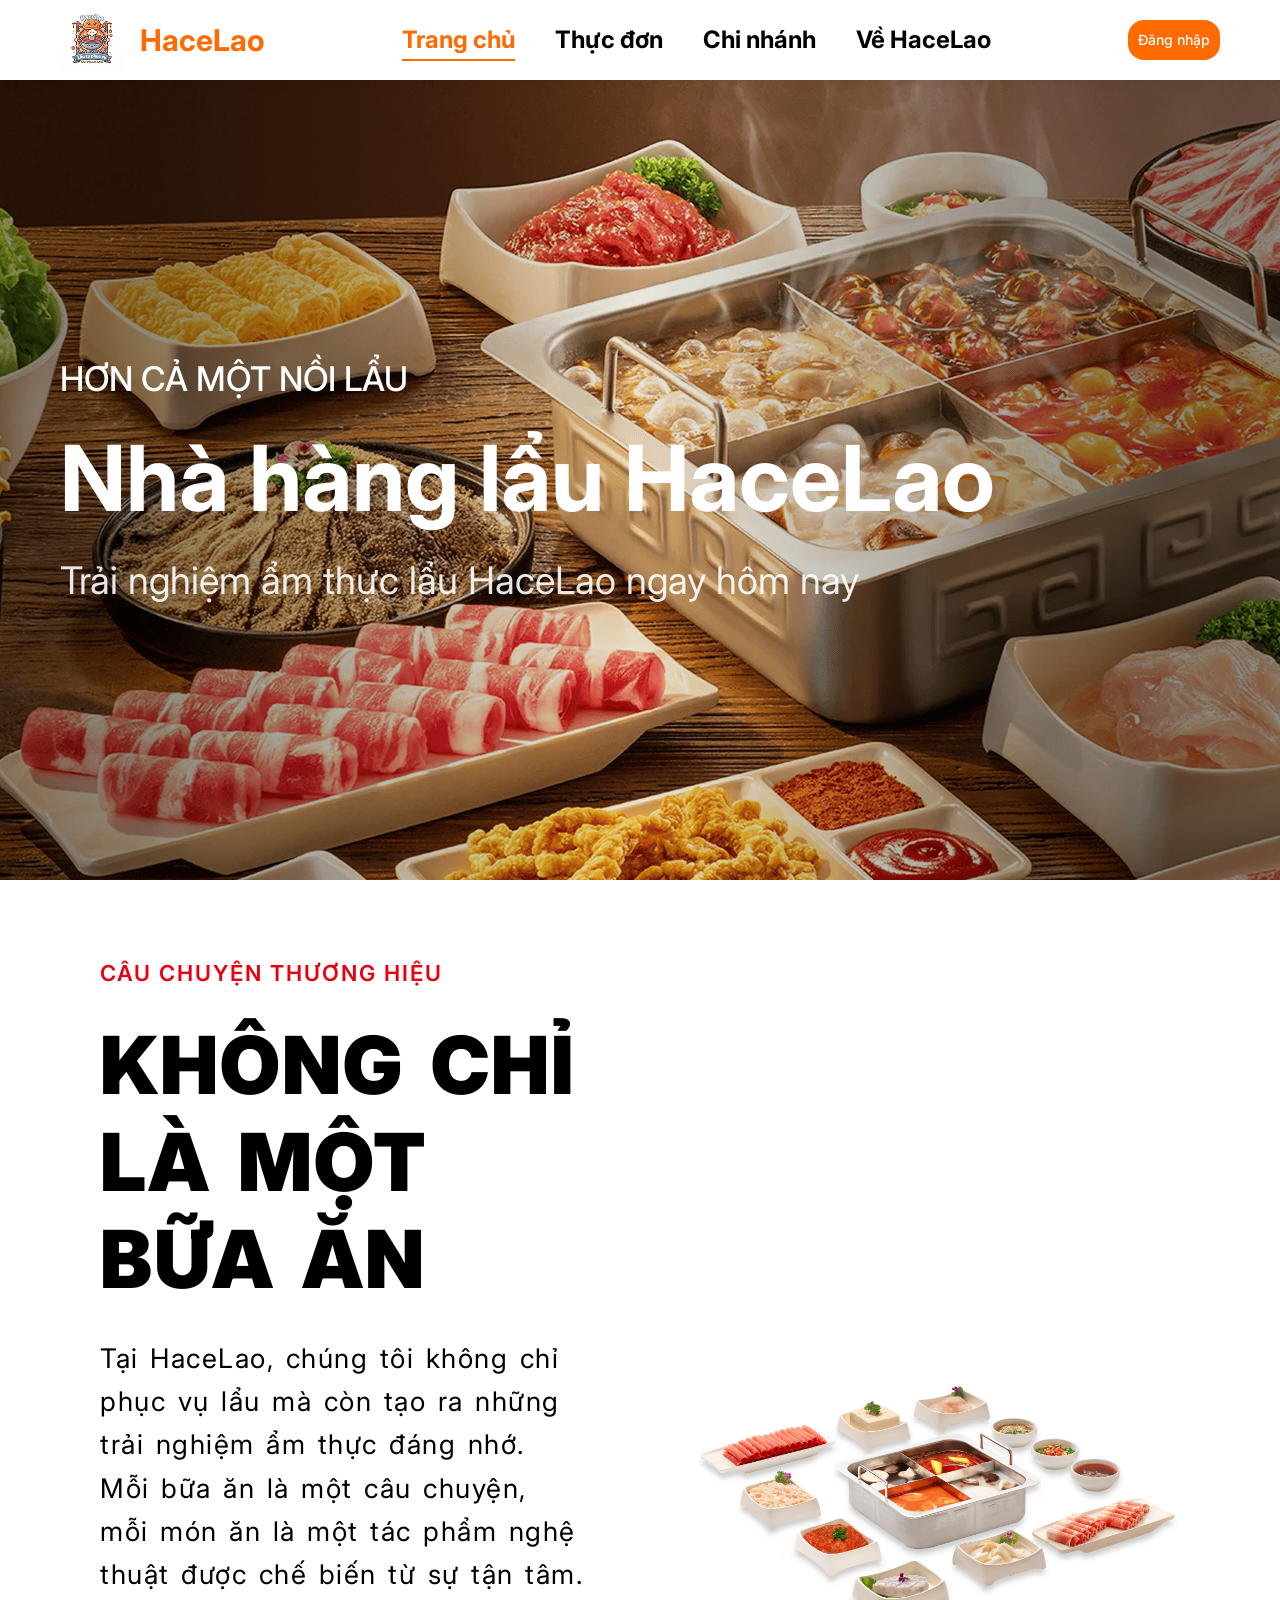
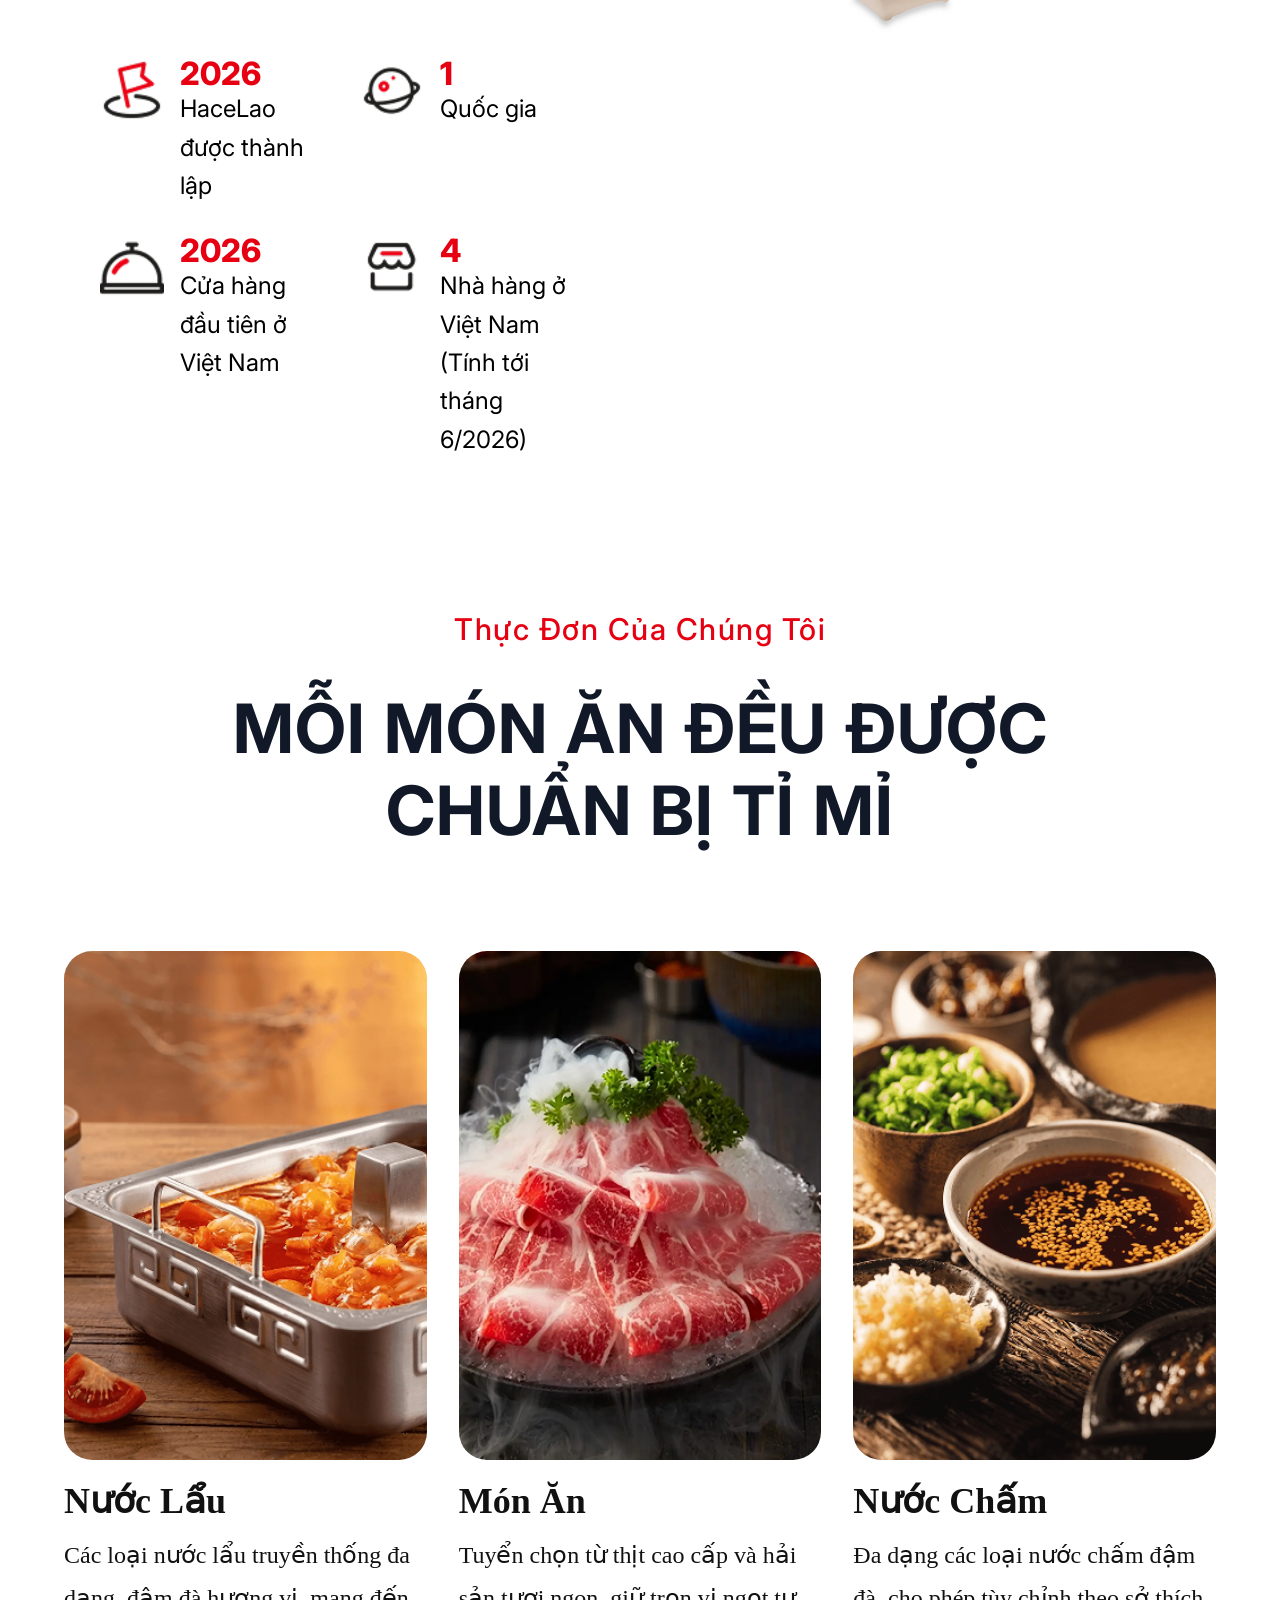
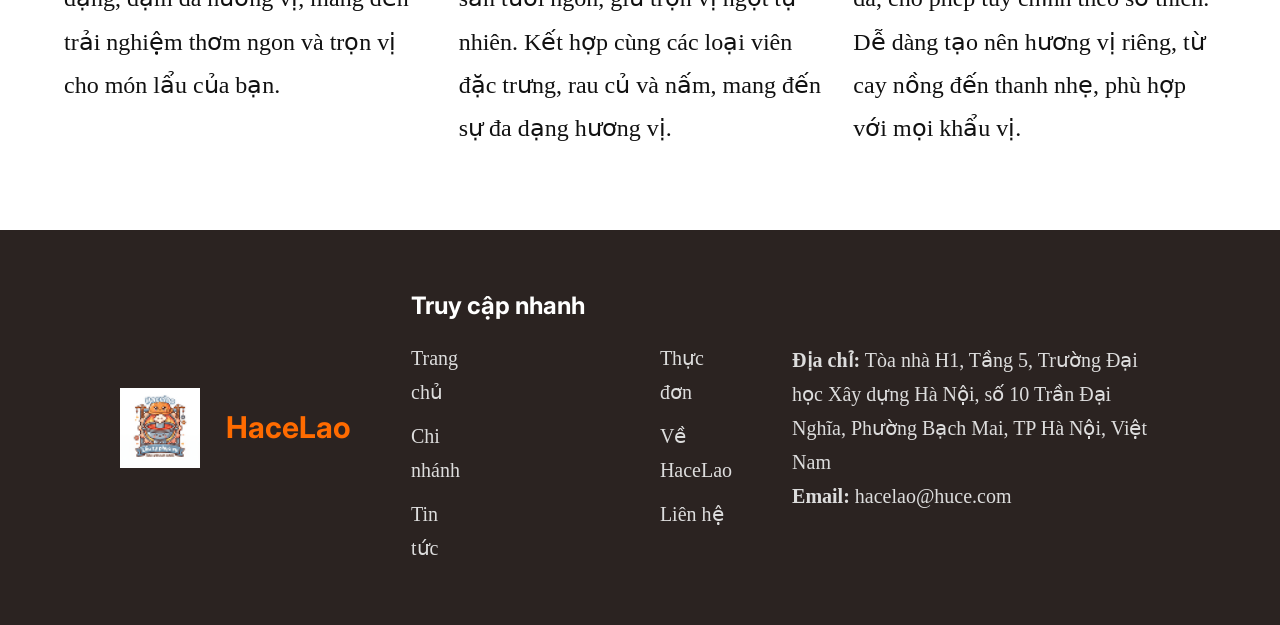
<file: apps/web/index.html>
<!DOCTYPE html>
<html lang="vi">
<head>
    <meta charset="UTF-8">
    <meta name="viewport" content="width=device-width, initial-scale=1.0">
    <title>HaceLao - Trải nghiệm ẩm thực lẩu</title>
    <link rel="preconnect" href="https://fonts.googleapis.com">
    <link rel="preconnect" href="https://fonts.gstatic.com" crossorigin>
    <link href="https://fonts.googleapis.com/css2?family=Inter:wght@900&display=swap" rel="stylesheet">
    <link href="https://fonts.googleapis.com/css2?family=Inter:wght@700;900&display=swap" rel="stylesheet">
    <link href="https://fonts.googleapis.com/css2?family=Inter:wght@400;500;700;900&display=swap" rel="stylesheet">
    <link href="https://fonts.googleapis.com/css2?family=Inter:wght@100;400;500;700;900&display=swap" rel="stylesheet">
    <link rel="stylesheet" href="../../shared/css/header_footer.css">
    <link rel="stylesheet" href="css/index.css">
</head>
<body>
    <!--1. HEADER -->
    <div id="header-ly"></div>

    <main>
        <div class="banner-khung"> <!--chứa tấm ảnh bìa nồi lẩu to đùng. Mình dán nhãn nó là hero-->
            <img src="images/anh-bia-lau.png" alt="Banner HaceLao" class="banner-anh">
            <div class="container hero-container">
                <p class="subtitle"> HƠN CẢ MỘT NỒI LẨU</p> <!--Thẻ <p> (paragraph) dùng để tạo ra một đoạn văn bản bình thường-->
                <h1>Nhà hàng lẩu HaceLao</h1>
                <p class="desc">Trải nghiệm ẩm thực lẩu HaceLao ngay hôm nay</p> <!--Dòng chữ mô tả nằm bên dưới.-->
            </div>
        </div>

        <section class="about"> <!--Nơi kể câu chuyện thương hiệu.-->
            <div class="container about-container">
                <div class="about-left"> <!--ép nó nằm ở bên Trái, chuyên chứa văn bản.-->
                    <h3 class="section-subtitle">CÂU CHUYỆN THƯƠNG HIỆU</h3>
                    <h2 class="section-title">KHÔNG CHỈ LÀ MỘT BỮA ĂN</h2>
                    <p class="about-desc">Tại HaceLao, chúng tôi không chỉ phục vụ lẩu mà còn tạo ra những trải nghiệm ẩm thực đáng nhớ. Mỗi bữa ăn là một câu chuyện, mỗi món ăn là một tác phẩm nghệ thuật được chế biến từ sự tận tâm.</p>
                    
                    <div class="stats-grid">
                        <div class="stat-item">
                            <img src="images/icon-flag.png" alt="Thành lập">
                            <div class="stat-info">
                                <h4>2026</h4>
                                <p>HaceLao được thành lập</p>
                            </div>
                        </div>

                        <div class="stat-item">
                            <img src="images/icon-globe.png" alt="Quốc gia">
                            <div class="stat-info">
                                <h4>1</h4>
                                <p>Quốc gia</p>
                            </div>
                        </div>

                        <div class="stat-item">
                            <img src="images/icon-cloche.png" alt="Cửa hàng">
                            <div class="stat-info">
                                <h4>2026</h4>
                                <p>Cửa hàng đầu tiên ở Việt Nam</p>
                            </div>
                        </div>

                        <div class="stat-item">
                            <img src="images/icon-store.png" alt="Nhà hàng">
                            <div class="stat-info">
                                <h4>4</h4>
                                <p>Nhà hàng ở Việt Nam<br>(Tính tới tháng 6/2026)</p>
                            </div>
                        </div>
                    </div>   
                </div>
                <div class="about-right">
                    <img src="images/anh-gioi-thieu.png" alt="Hình ảnh các món lẩu Hacelao">
                </div>
            </div>
        </section>

        <section class="menu-highlights"> <!--Giới thiệu các món ăn nổi bật-->
            <div class="container">
                <div class="section-header text-center"> <!--hộp chứa riêng phần tiêu đề. Nhãn text-center có nghĩa là "hãy căn giữa các chữ ở trong hộp này".-->
                    <h3 class="section-subtitle">Thực Đơn Của Chúng Tôi</h3>
                    <h2 class="section-title">MỖI MÓN ĂN ĐỀU ĐƯỢC CHUẨN BỊ TỈ MỈ</h2>
                </div>
                <div class="menu-grid"> <!--Tạo một cái hộp trống. Lát nữa mình sẽ nhét 3 món ăn vào trong cái hộp này và dùng code chia cột để chúng xếp thành 3 ô nằm ngang.-->
                    <div class="menu-item">
                        <img src="images/nuoc-lau.png" alt="Nước Lẩu">
                        <h3>Nước Lẩu</h3>
                        <p>Các loại nước lẩu truyền thống đa dạng, đậm đà hương vị, mang đến trải nghiệm thơm ngon và trọn vị cho món lẩu của bạn. </p>
                    </div>

                    <div class="menu-item">
                        <img src="images/mon-an.png" alt="Món Ăn">
                        <h3>Món Ăn</h3>
                        <p>Tuyển chọn từ thịt cao cấp và hải sản tươi ngon, giữ trọn vị ngọt tự nhiên. Kết hợp cùng các loại viên đặc trưng, rau củ và nấm, mang đến sự đa dạng hương vị.</p>
                    </div>

                    <div class="menu-item">
                        <img src="images/nuoc-cham.png" alt="Nước Chấm">
                        <h3>Nước Chấm</h3>
                        <p>Đa dạng các loại nước chấm đậm đà, cho phép tùy chỉnh theo sở thích. Dễ dàng tạo nên hương vị riêng, từ cay nồng đến thanh nhẹ, phù hợp với mọi khẩu vị.</p>
                    </div>
                </div> 
            </div>
        </section>
    </main>

    <div id="footer-ly"></div>

    <script src="https://code.jquery.com/jquery-3.7.1.min.js"></script>
    <script src="./js/header_footer.js"></script> 
</body>
</html>
</file>
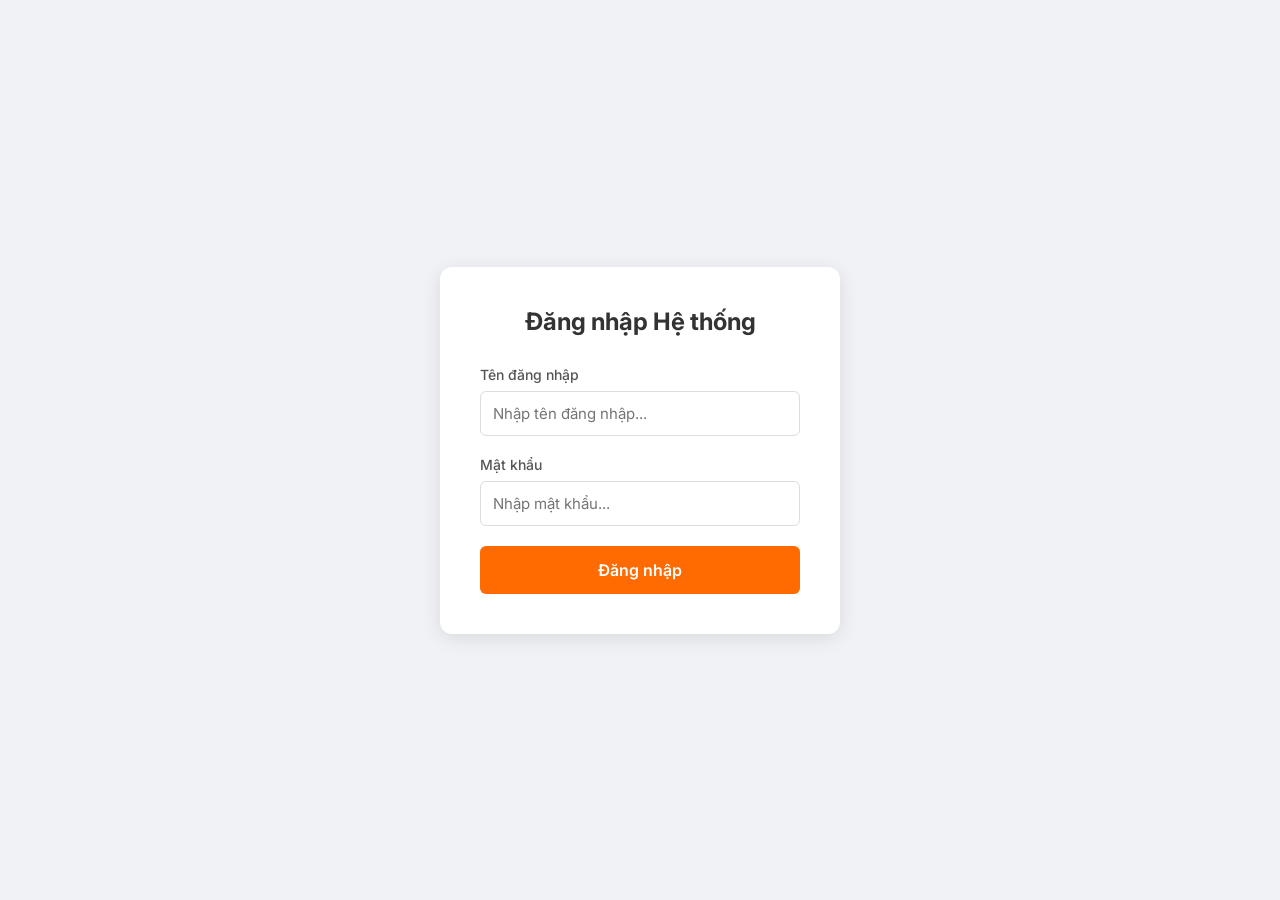
<file: apps/login.html>
<!DOCTYPE html>
<html lang="vi">
<head>
    <meta charset="UTF-8">
    <meta name="viewport" content="width=device-width, initial-scale=1.0">
    <title>HaceLao - Đăng nhập Hệ thống</title>
    <link href="https://fonts.googleapis.com/css2?family=Inter:wght@400;500;600;700&display=swap" rel="stylesheet">
    <style>
        * { margin: 0; padding: 0; box-sizing: border-box; font-family: 'Inter', sans-serif; }
        body { background: #f0f2f5; display: flex; justify-content: center; align-items: center; height: 100vh; }
        .dangNhap-box { background: white; padding: 40px; border-radius: 12px; box-shadow: 0 4px 20px rgba(0,0,0,0.1); width: 400px; text-align: center; }
        .logo { width: 80px; margin-bottom: 20px; }
        h2 { color: #333; margin-bottom: 30px; }
        .input-group { margin-bottom: 20px; text-align: left; }
        .input-group label { display: block; font-size: 14px; font-weight: 500; color: #555; margin-bottom: 8px; }
        .input-group input { width: 100%; padding: 12px; border: 1px solid #ddd; border-radius: 6px; font-size: 15px; transition: border 0.3s; }
        .input-group input:focus { border-color: #FF6B00; outline: none; }
        .btn-dangNhap { width: 100%; padding: 14px; background: #FF6B00; color: white; border: none; border-radius: 6px; font-size: 16px; font-weight: 600; cursor: pointer; transition: 0.3s; }
        .btn-dangNhap:hover { background: #e65c00; }
        .error { color: #d32f2f; font-size: 14px; margin-top: 10px; display: none; }
    </style>
</head>
<body>
    <div class="dangNhap-box">
        <h2>Đăng nhập Hệ thống</h2>
        <div class="input-group">
            <label>Tên đăng nhập</label>
            <input type="text" id="username" placeholder="Nhập tên đăng nhập...">
        </div>
        <div class="input-group">
            <label>Mật khẩu</label>
            <input type="password" id="password" placeholder="Nhập mật khẩu...">
        </div>
        <button class="btn-dangNhap" onclick="dangNhap()">Đăng nhập</button>
        <div class="error" id="errorMsg">Tài khoản hoặc mật khẩu không chính xác.</div>
    </div>
    <script>
        async function dangNhap() {
            const user = document.getElementById('username').value;
            const pass = document.getElementById('password').value;
            const err = document.getElementById('errorMsg');
            err.style.display = 'none';

            try {
                const response = await fetch('http://localhost:8080/api/auth/dangnhap', {
                    method: 'POST',
                    headers: { 'Content-Type': 'application/json' },
                    body: JSON.stringify({ tenDangNhap: user, matKhau: pass })
                });

                if (response.ok) {
                    const data = await response.json();
                    localStorage.setItem('nhanVienInfo', JSON.stringify(data));
                    
                    if (data.vaiTro === 'DauBep') {
                        window.location.href = 'kitchen/quanlymon.html';
                    } else if (data.vaiTro === 'ThuNgan') {
                        window.location.href = 'cashier/sodoban.html';
                    } else {
                        err.innerText = 'Vai trò không hợp lệ';
                        err.style.display = 'block';
                    }
                } else {
                    err.innerText = 'Tài khoản hoặc mật khẩu không chính xác.';
                    err.style.display = 'block';
                }
            } catch (error) {
                err.innerText = 'Không thể kết nối tới máy chủ. Vui lòng kiểm tra lại Backend.';
                err.style.display = 'block';
            }
        }
    </script>
</body>
</html>
</file>
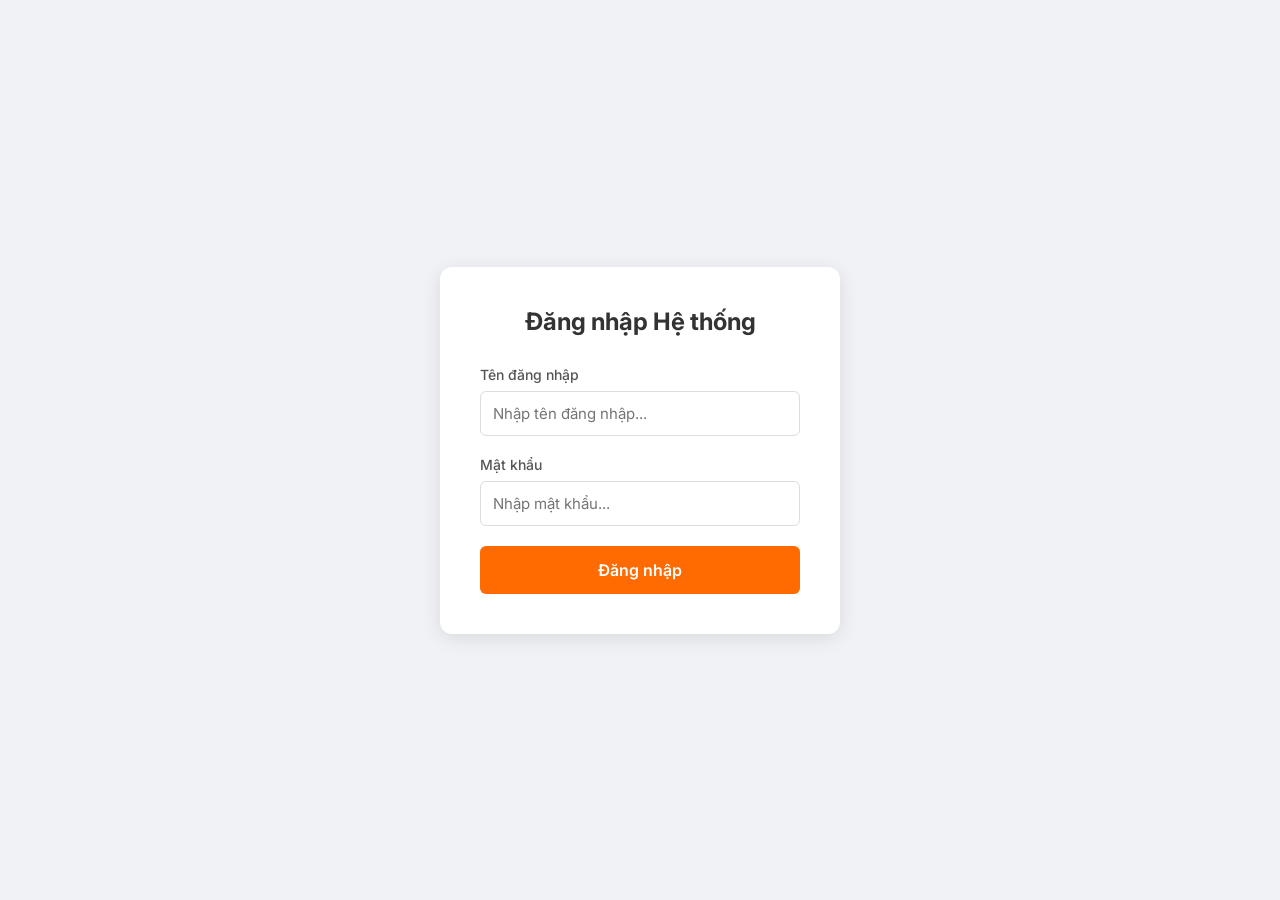
<file: apps/cashier/quanlyhoadon.html>
<!DOCTYPE html>
<html lang="vi">
<head>
    <meta charset="UTF-8">
    <meta name="viewport" content="width=device-width, initial-scale=1.0">
    <title>HaceLao Thu ngân - Lịch sử Hóa đơn</title>
    <link rel="stylesheet" href="css/style.css?v=5">
</head>
<body>
    <div class="layout">
        <aside class="sidebar">
            <div class="logo">
                <img src="images/Rectangle 8.png" alt="HaceLao Cashier" onerror="this.style.display='none'">
                <span class="logo-text" style="color: #000; font-size: 18px;">Thu ngân</span>
            </div>
            <ul class="nav-links">
                <li><a href="sodoban.html">Sơ đồ bàn</a></li>
                <li class="active"><a href="quanlyhoadon.html">Quản lý hóa đơn</a></li>
            </ul>
            <div class="sidebar-user" onclick="showLogoutModal()">
                <img src="images/user.png" alt="User">
                <div class="sidebar-user-info">
                    <div class="sidebar-user-name" id="sidebarUserName">Nhân viên</div>
                    <div class="sidebar-user-role">Thu ngân</div>
                </div>
                <span style="margin-left: auto; color: #888; font-weight: bold;">&#8964;</span>
            </div>
        </aside>

        <main class="main-content">
            <header class="header">
                <h2>Lịch sử Hóa đơn</h2>
            </header>
            <div style="padding: 30px;">
                <input type="text" id="invoiceSearch" class="input-box" style="max-width: 400px; margin-bottom: 20px;" placeholder="Tìm kiếm mã hóa đơn, SĐT..." oninput="filterInvoices()">
                <div style="background: white; border-radius: 8px; padding: 20px; box-shadow: 0 2px 5px rgba(0,0,0,0.05);">
                    <table class="table" style="width:100%; border-collapse: collapse;">
                        <thead>
                            <tr style="border-bottom: 2px solid #ECF0F1; text-align: left;">
                                <th style="padding: 12px; color: #34495E;">Mã HĐ</th>
                                <th style="padding: 12px; color: #34495E;">SĐT Khách hàng</th>
                                <th style="padding: 12px; color: #34495E;">Phương thức TT</th>
                                <th style="padding: 12px; color: #34495E;">Tổng tiền</th>
                                <th style="padding: 12px; color: #34495E;">Thời gian</th>
                            </tr>
                        </thead>
                        <tbody id="invoiceTableBody">
                            <tr><td colspan="5" style="text-align:center; padding:20px; color:#7F8C8D;">Đang tải dữ liệu...</td></tr>
                        </tbody>
                    </table>
                </div>
            </div>
        </main>
    </div>
    <!-- Logout Modal -->
    <div id="logoutModal" class="modal-overlay" style="display: none; z-index: 9999;">
        <div class="modal-content" style="width: 350px; text-align: center; border-radius: 20px; padding: 40px 30px; position: relative; box-shadow: 0 10px 30px rgba(0,0,0,0.2);">
            <div style="width: 65px; height: 65px; background: #FFF5F0; border-radius: 50%; display: flex; align-items: center; justify-content: center; margin: 0 auto 20px auto;">
                <span style="font-size: 30px;">🚪</span>
            </div>
            <h3 style="margin-bottom: 15px; font-size: 22px; color: #2C3E50; font-weight: 700;">Đăng xuất</h3>
            <p style="margin-bottom: 30px; color: #7F8C8D; font-size: 15px; line-height: 1.5;">Bạn có chắc chắn muốn đăng xuất khỏi hệ thống không?</p>
            <div style="display: flex; gap: 15px; justify-content: center;">
                <button class="btn btn-gray" style="flex: 1; padding: 12px 0; border-radius: 25px; font-size: 15px; font-weight: 600;" onclick="closeLogoutModal()">Hủy bỏ</button>
                <button class="btn btn-red" style="flex: 1; padding: 12px 0; border-radius: 25px; font-size: 15px; font-weight: 600;" onclick="confirmLogout()">Đăng xuất</button>
            </div>
        </div>
    </div>

    <script src="js/cashier.js?v=13"></script>
    <script>
        function showLogoutModal() { document.getElementById('logoutModal').style.display = 'flex'; }
        function closeLogoutModal() { document.getElementById('logoutModal').style.display = 'none'; }
        function confirmLogout() {
            localStorage.removeItem('nhanVienInfo');
            window.location.href = '../login.html';
        }
        
        window.onload = () => { 
            let nvInfo = localStorage.getItem('nhanVienInfo');
            if (!nvInfo) {
                window.location.href = '../login.html';
                return;
            }
            try {
                let info = JSON.parse(nvInfo);
                if (info.vaiTro !== 'ThuNgan') {
                    window.location.href = '../login.html';
                    return;
                }
                capNhatTieuDeThuNgan();
                fetchInvoices();
            } catch(e) {
                window.location.href = '../login.html';
                return;
            }
        };

        let allInvoices = [];
        async function fetchInvoices() {
            try {
                const res = await fetch('http://localhost:8080/api/hoadon', { headers: { 'Cache-Control': 'no-cache' } });
                allInvoices = await res.json();
                // Sắp xếp hóa đơn mới nhất lên đầu
                allInvoices.sort((a, b) => new Date(b.ngayThanhToan) - new Date(a.ngayThanhToan));
                renderInvoices(allInvoices);
            } catch (error) {
                document.getElementById('invoiceTableBody').innerHTML = `<tr><td colspan="5" style="text-align:center; padding:20px; color:#E74C3C;">Lỗi tải dữ liệu hóa đơn</td></tr>`;
            }
        }

        function renderInvoices(invoices) {
            const tbody = document.getElementById('invoiceTableBody');
            if (invoices.length === 0) {
                tbody.innerHTML = `<tr><td colspan="5" style="text-align:center; padding:20px; color:#7F8C8D;">Không có hóa đơn nào</td></tr>`;
                return;
            }
            tbody.innerHTML = invoices.map(hd => {
                const sdt = hd.soDienThoai ? hd.soDienThoai : '<span style="color:#BDC3C7">Khách vãng lai</span>';
                const pt = hd.phuongThucThanhToan === 'TienMat' ? 'Tiền mặt' : 'Chuyển khoản QR';
                const time = new Date(hd.ngayThanhToan).toLocaleString('vi-VN');
                return `
                <tr style="border-bottom: 1px solid #ECF0F1;">
                    <td style="padding: 12px;"><b>${hd.idHoaDon}</b></td>
                    <td style="padding: 12px;">${sdt}</td>
                    <td style="padding: 12px;">${pt}</td>
                    <td style="padding: 12px; color:#27AE60; font-weight:bold;">${hd.tongTienThanhToan.toLocaleString('vi-VN')} đ</td>
                    <td style="padding: 12px; font-size: 14px; color:#7F8C8D;">${time}</td>
                </tr>
                `;
            }).join('');
        }

        function filterInvoices() {
            const keyword = document.getElementById('invoiceSearch').value.toLowerCase();
            const filtered = allInvoices.filter(hd => 
                (hd.idHoaDon && hd.idHoaDon.toLowerCase().includes(keyword)) ||
                (hd.soDienThoai && hd.soDienThoai.toLowerCase().includes(keyword))
            );
            renderInvoices(filtered);
        }
    </script>
</body>
</html>
</file>
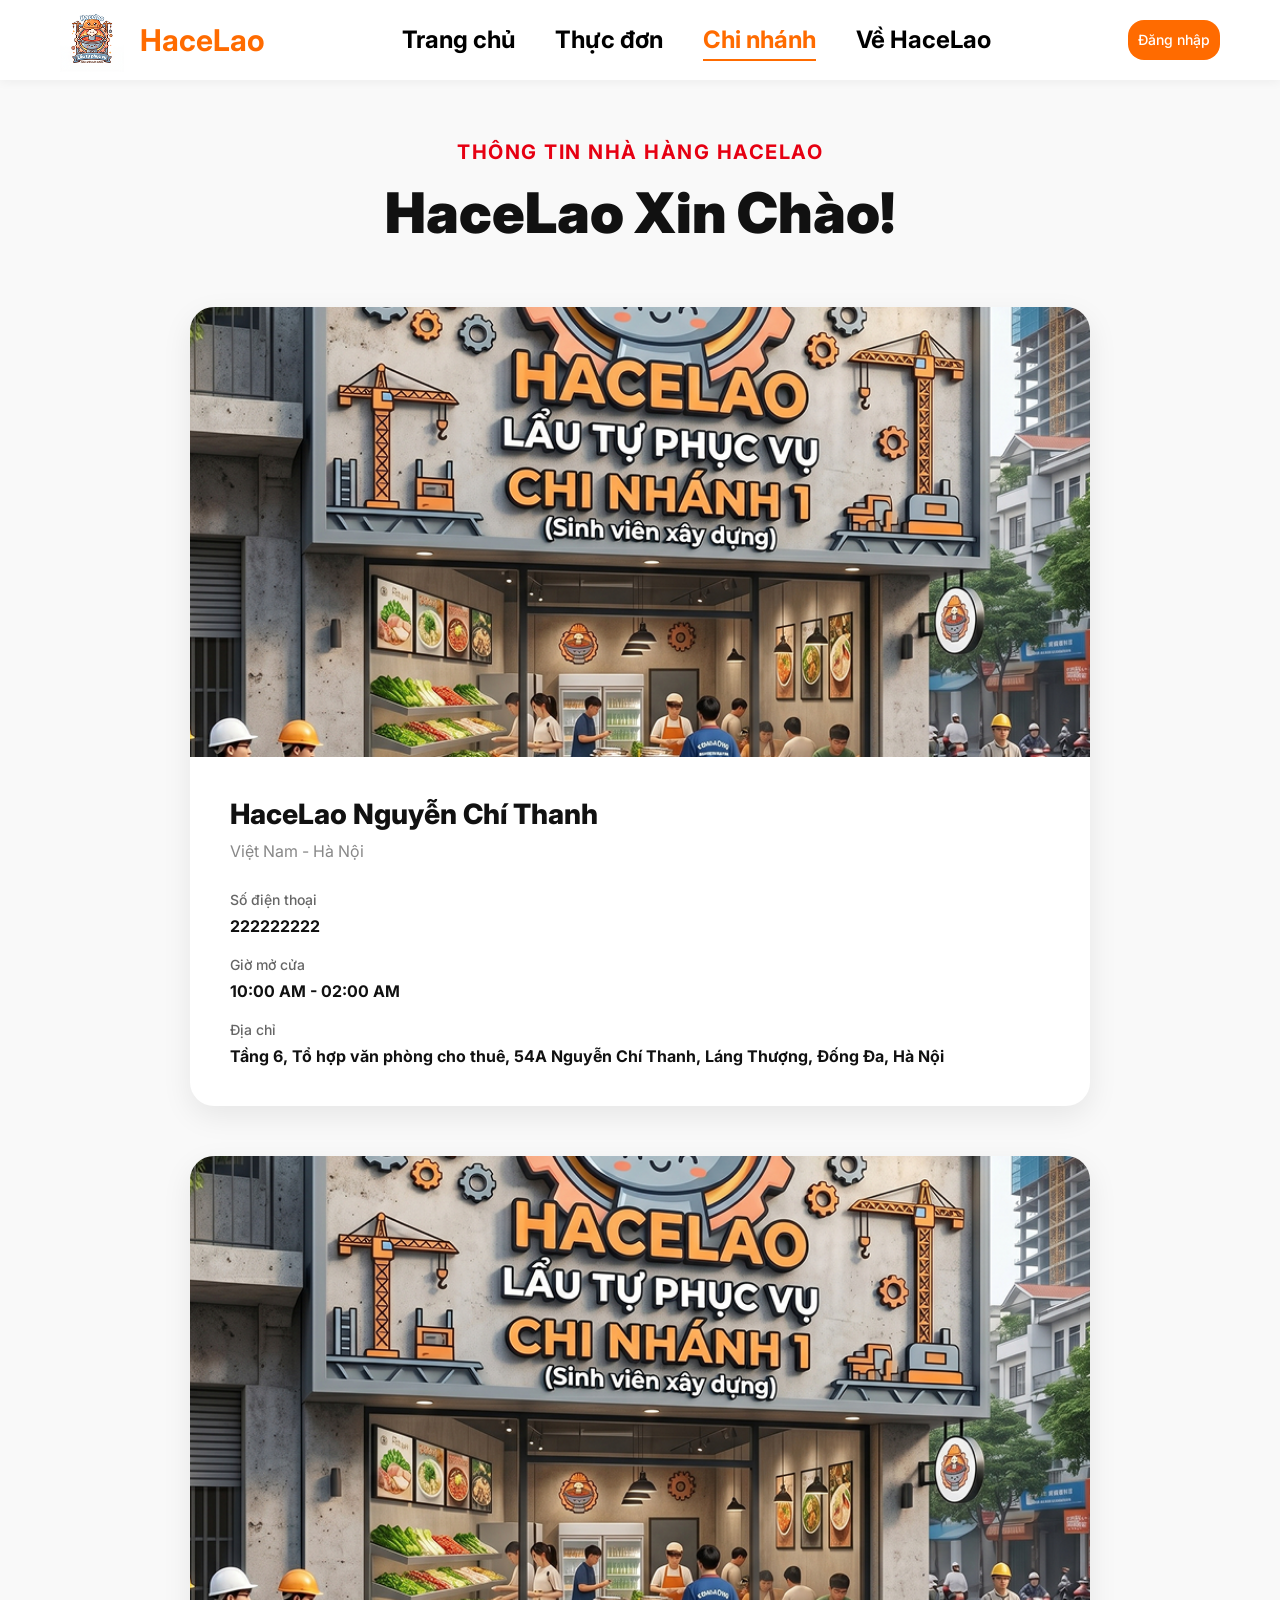
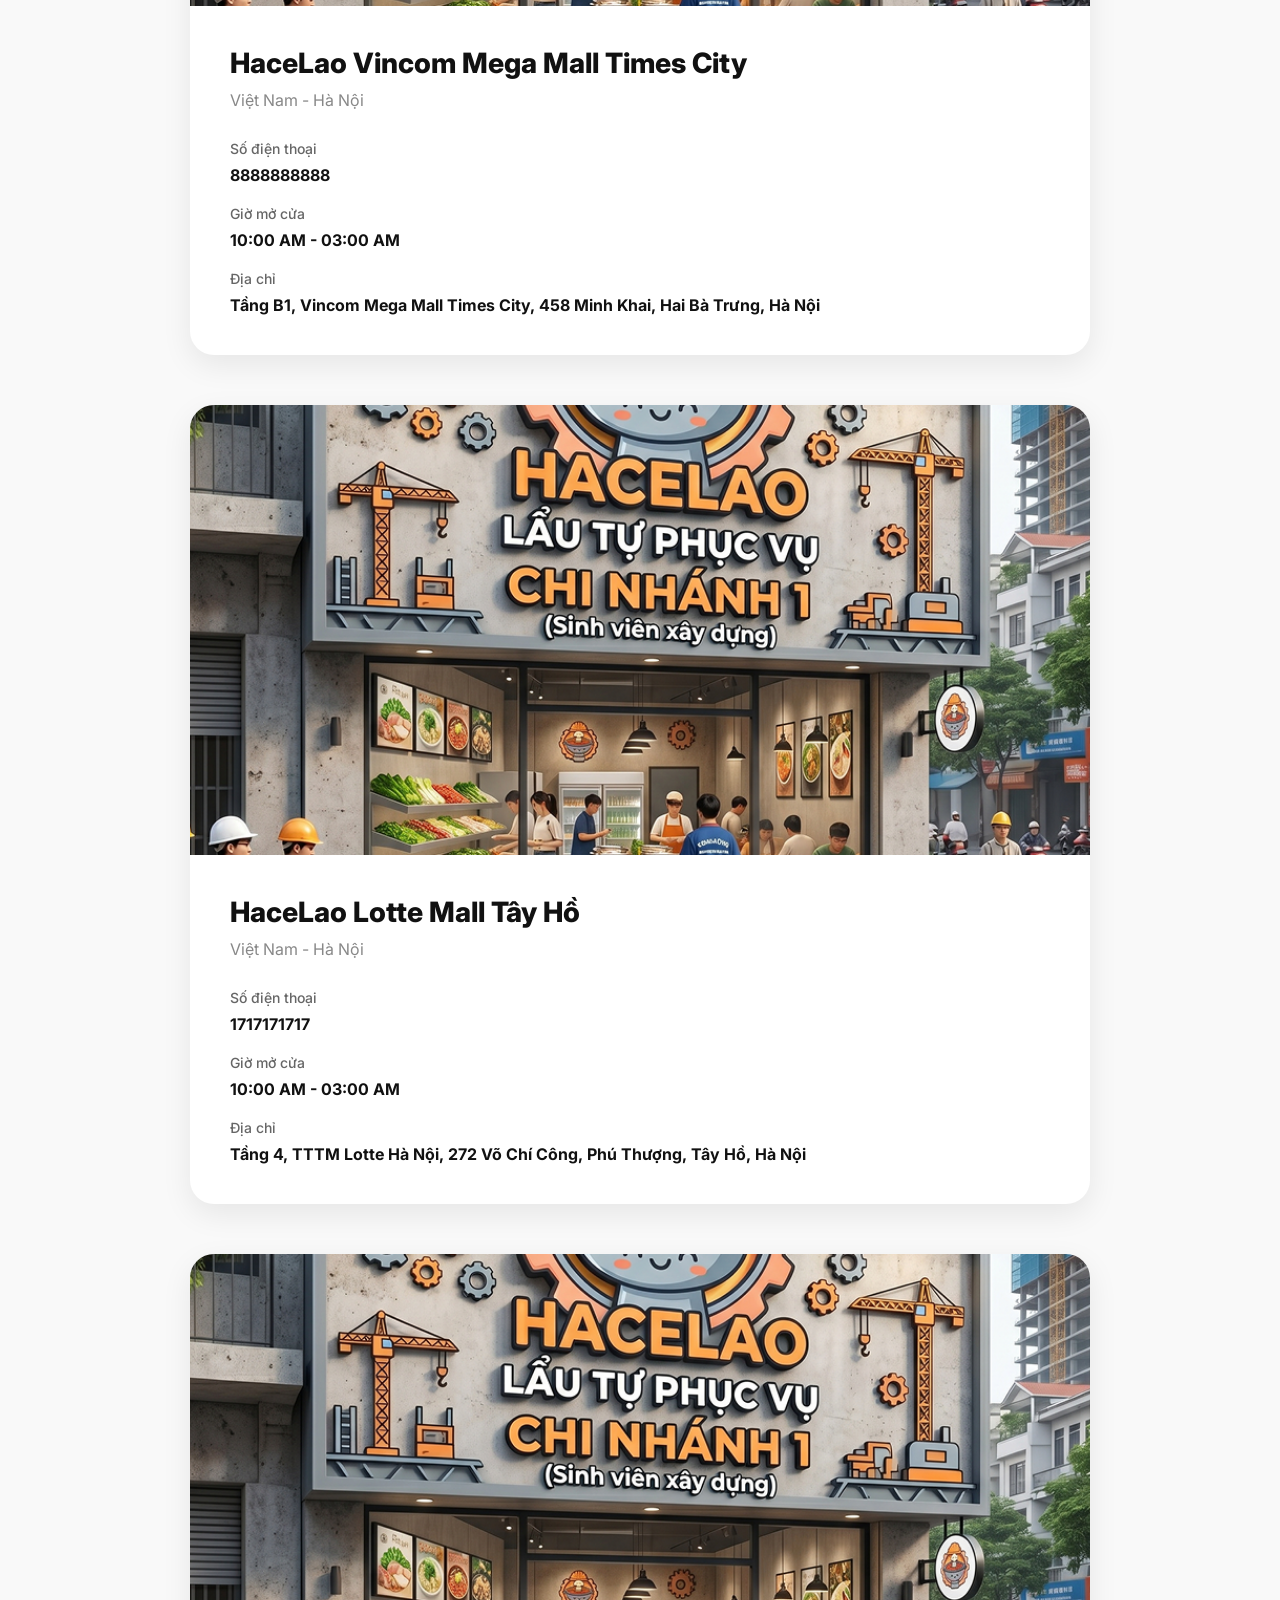
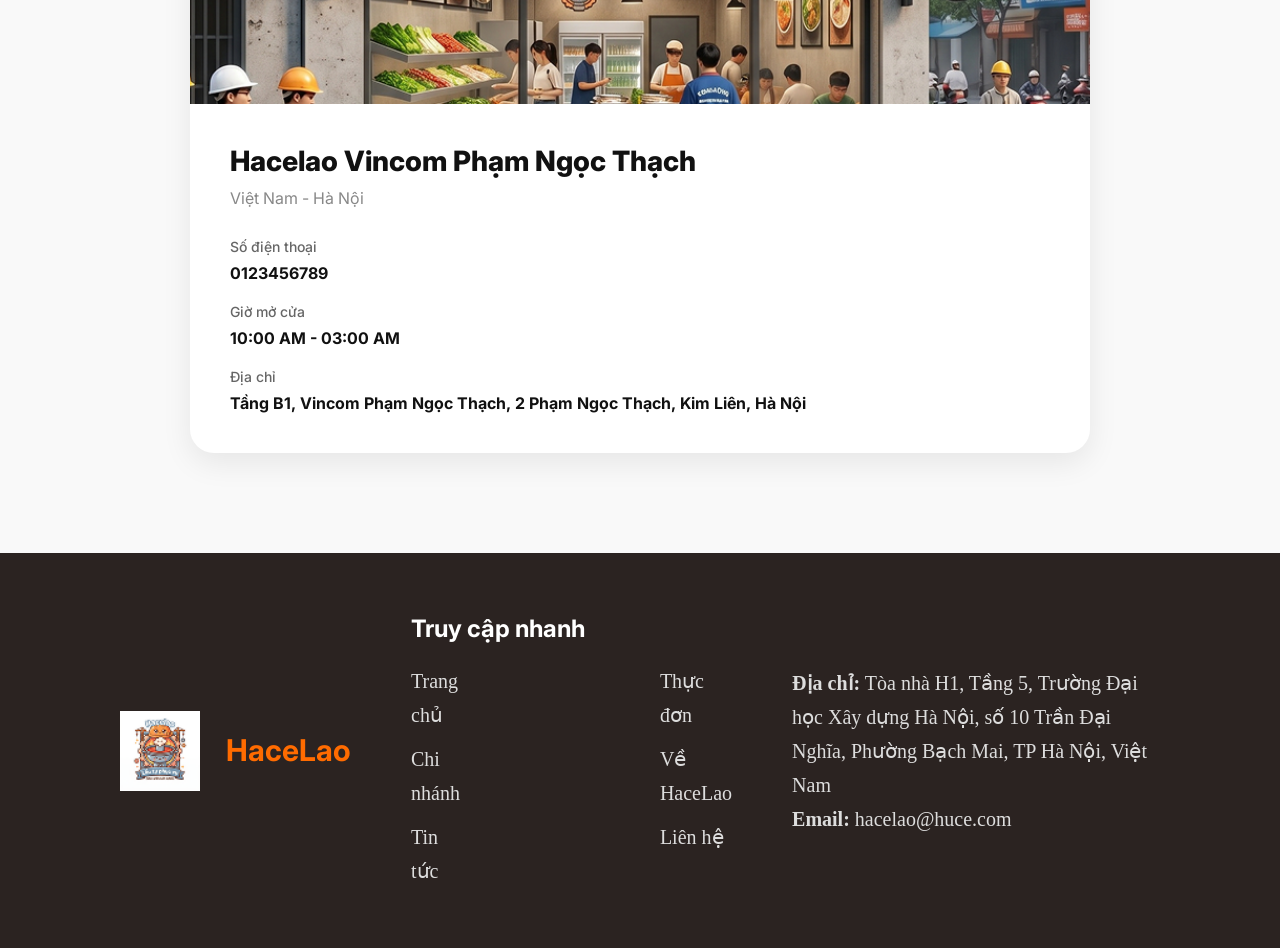
<file: apps/web/chinhanh.html>
<!DOCTYPE html>
<html lang="vi">
<head>
    <meta charset="UTF-8">
    <meta name="viewport" content="width=device-width, initial-scale=1.0">
    <link rel="preconnect" href="https://fonts.googleapis.com">
    <link rel="preconnect" href="https://fonts.gstatic.com" crossorigin>
    <link href="https://fonts.googleapis.com/css2?family=Inter:wght@400;500;600;700;800;900&display=swap" rel="stylesheet">
    <title>HaceLao - Chi nhánh</title>
    <link rel="stylesheet" href="../../shared/css/header_footer.css">
    <link rel="stylesheet" href="css/thucdon.css">
    <link rel="stylesheet" href="css/index.css">
    <link rel="stylesheet" href="css/chinhanh.css">
</head>
<body>
    <!--1. HEADER -->
    <div id="header-ly"></div>

    <!--2. NỘI DUNG CHÍNH -->
    <main class="branch-page">
        <div class="branch-header">
            <h3 class="branch-subtitle">THÔNG TIN NHÀ HÀNG HACELAO</h3>
            <h1 class="branch-title">HaceLao Xin Chào!</h1>
        </div>

        <div class="container">
            <div id="branch-list" class="branch-list">
                <!-- Danh sách chi nhánh sẽ được đổ vào đây bằng JS -->
            </div>
        </div>

    </main>

    <!-- Popup Bản đồ Chi nhánh -->
    <div id="map-modal" class="map-modal">
        <div class="map-modal-content">
            <div id="close-map-btn" class="map-close-btn">&times;</div>
            <h2 id="map-branch-name" class="map-title">Tên Chi Nhánh</h2>
            <div id="map-iframe-container" class="map-iframe-container">
                <!-- Iframe bản đồ sẽ được JS chèn vào đây -->
            </div>
        </div>
    </div>

    <!--3. FOOTER -->
    <div id="footer-ly"></div>

    <!-- NHÚNG JAVASCRIPT -->
    <script src="https://code.jquery.com/jquery-3.7.1.min.js"></script>
    <!-- File Header/Footer dùng chung (để hút thẻ vào) -->
    <script src="./js/header_footer.js"></script> 
    <!-- Data chi nhánh -->
    <script src="../../shared/data/db_chinhanh.js"></script>
    <!-- Code chức năng render trang chi nhánh -->
    <script src="./js/chinhanh.js"></script>
</body>
</html>
</file>
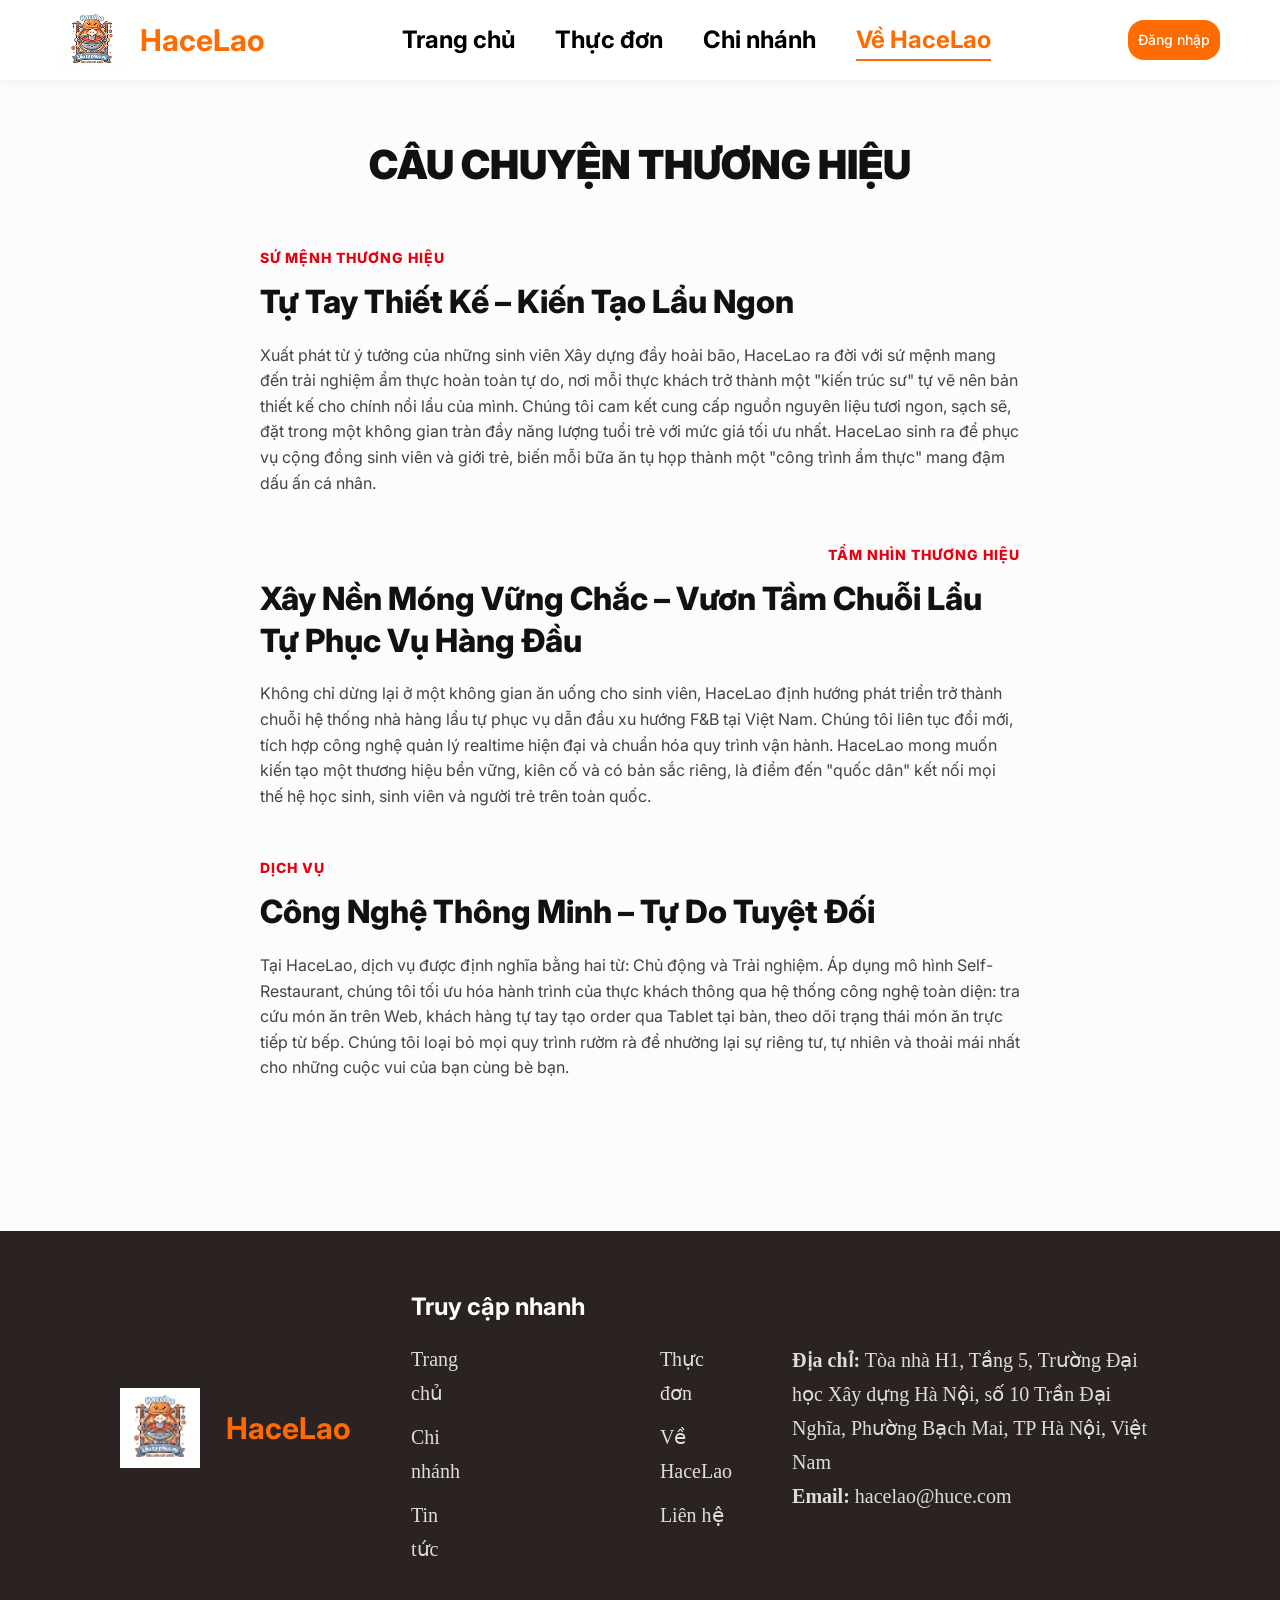
<file: apps/web/gioithieu.html>
<!DOCTYPE html>
<html lang="vi">
<head>
    <meta charset="UTF-8">
    <meta name="viewport" content="width=device-width, initial-scale=1.0">
    <link rel="preconnect" href="https://fonts.googleapis.com">
    <link rel="preconnect" href="https://fonts.gstatic.com" crossorigin>
    <link href="https://fonts.googleapis.com/css2?family=Inter:wght@400;500;600;700;800;900&display=swap" rel="stylesheet">
    <title>HaceLao - Về HaceLao</title>
    <link rel="stylesheet" href="../../shared/css/header_footer.css">
    <link rel="stylesheet" href="css/gioithieu.css">
</head>
<body>
    <!--1. HEADER -->
    <div id="header-ly"></div>

    <!--2. NỘI DUNG CHÍNH -->
    <main class="about-page">
        <div class="about-container">
            <h1 class="page-title">CÂU CHUYỆN THƯƠNG HIỆU</h1>

            <div class="story-block">
                <p class="story-subtitle">SỨ MỆNH THƯƠNG HIỆU</p>
                <h2 class="story-title">Tự Tay Thiết Kế – Kiến Tạo Lẩu Ngon</h2>
                <p class="story-desc">Xuất phát từ ý tưởng của những sinh viên Xây dựng đầy hoài bão, HaceLao ra đời với sứ mệnh mang đến trải nghiệm ẩm thực hoàn toàn tự do, nơi mỗi thực khách trở thành một "kiến trúc sư" tự vẽ nên bản thiết kế cho chính nồi lẩu của mình. Chúng tôi cam kết cung cấp nguồn nguyên liệu tươi ngon, sạch sẽ, đặt trong một không gian tràn đầy năng lượng tuổi trẻ với mức giá tối ưu nhất. HaceLao sinh ra để phục vụ cộng đồng sinh viên và giới trẻ, biến mỗi bữa ăn tụ họp thành một "công trình ẩm thực" mang đậm dấu ấn cá nhân.</p>
            </div>

            <div class="story-block">
                <p class="story-subtitle text-right">TẦM NHÌN THƯƠNG HIỆU</p>
                <h2 class="story-title">Xây Nền Móng Vững Chắc – Vươn Tầm Chuỗi Lẩu Tự Phục Vụ Hàng Đầu</h2>
                <p class="story-desc">Không chỉ dừng lại ở một không gian ăn uống cho sinh viên, HaceLao định hướng phát triển trở thành chuỗi hệ thống nhà hàng lẩu tự phục vụ dẫn đầu xu hướng F&B tại Việt Nam. Chúng tôi liên tục đổi mới, tích hợp công nghệ quản lý realtime hiện đại và chuẩn hóa quy trình vận hành. HaceLao mong muốn kiến tạo một thương hiệu bền vững, kiên cố và có bản sắc riêng, là điểm đến "quốc dân" kết nối mọi thế hệ học sinh, sinh viên và người trẻ trên toàn quốc.</p>
            </div>

            <div class="story-block">
                <p class="story-subtitle">DỊCH VỤ</p>
                <h2 class="story-title">Công Nghệ Thông Minh – Tự Do Tuyệt Đối</h2>
                <p class="story-desc">Tại HaceLao, dịch vụ được định nghĩa bằng hai từ: Chủ động và Trải nghiệm. Áp dụng mô hình Self-Restaurant, chúng tôi tối ưu hóa hành trình của thực khách thông qua hệ thống công nghệ toàn diện: tra cứu món ăn trên Web, khách hàng tự tay tạo order qua Tablet tại bàn, theo dõi trạng thái món ăn trực tiếp từ bếp. Chúng tôi loại bỏ mọi quy trình rườm rà để nhường lại sự riêng tư, tự nhiên và thoải mái nhất cho những cuộc vui của bạn cùng bè bạn.</p>
            </div>
        </div>
    </main>

    <!--3. FOOTER -->
    <div id="footer-ly"></div>

    <!-- NHÚNG JAVASCRIPT -->
    <script src="https://code.jquery.com/jquery-3.7.1.min.js"></script>
    <!-- File Header/Footer dùng chung (để hút thẻ vào) -->
    <script src="./js/header_footer.js"></script> 
</body>
</html>
</file>
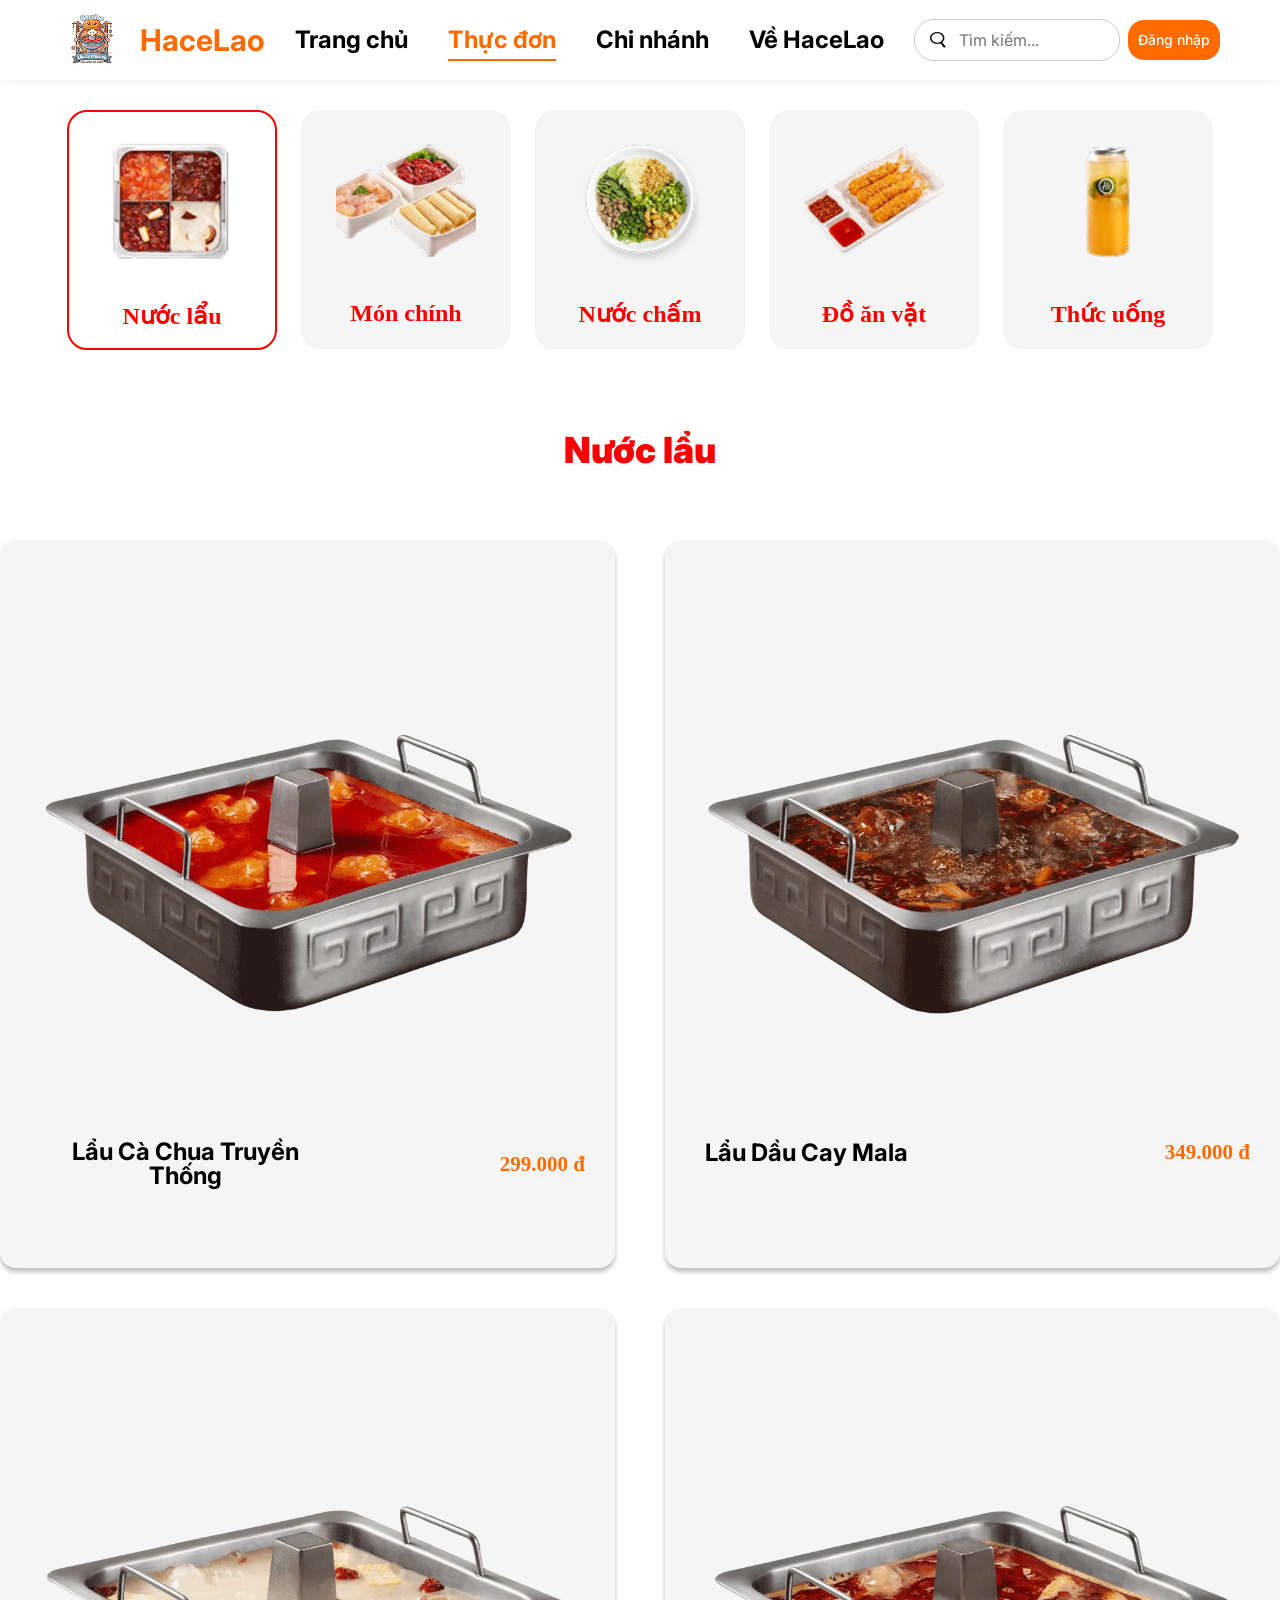
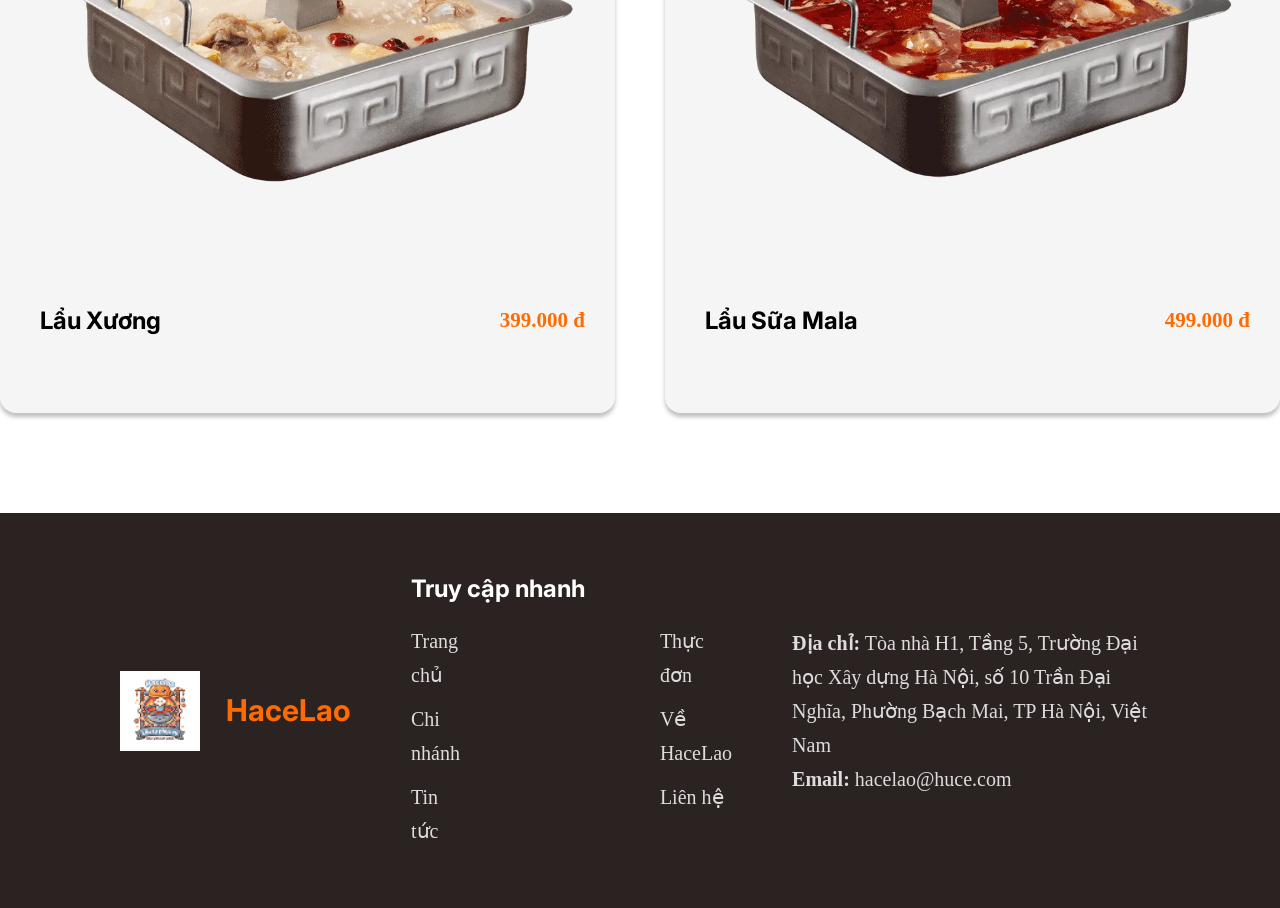
<file: apps/web/thucdon.html>
<!DOCTYPE html>
<html lang="vi">
<head>
    <meta charset="UTF-8">
    <meta name="viewport" content="width=device-width, initial-scale=1.0">
    <link rel="preconnect" href="https://fonts.googleapis.com">
    <link rel="preconnect" href="https://fonts.gstatic.com" crossorigin>
    <link href="https://fonts.googleapis.com/css2?family=Inter:wght@900&display=swap" rel="stylesheet">
    <link href="https://fonts.googleapis.com/css2?family=Inter:wght@700;900&display=swap" rel="stylesheet">
    <link href="https://fonts.googleapis.com/css2?family=Inter:wght@400;500;700;900&display=swap" rel="stylesheet">
    <link href="https://fonts.googleapis.com/css2?family=Inter:wght@100;400;700;900&display=swap" rel="stylesheet">
    <link href="https://fonts.googleapis.com/css2?family=Inter:wght@100;400;500;700;900&display=swap" rel="stylesheet">
    <title>HaceLao - Trải nghiệm ẩm thực lẩu</title>
    <link rel="stylesheet" href="../../shared/css/header_footer.css">
    <link rel="stylesheet" href="../../shared/css/danh_muc.css">
    <link rel="stylesheet" href="../../shared/css/danh_muc_lau_web.css">
    <link rel="stylesheet" href="../../shared/css/popup_chitietmon.css">
    <link rel="stylesheet" href="css/thucdon.css">
    <link rel="stylesheet" href="css/index.css">
</head>
<body>
    <!--1. HEADER -->
    <div id="header-ly"></div>

    <main>
        <section class="menu-categories">
            <div class="category-card active" data-category="DM_NL">
                <img src="images/icon-nuoc-lau.png" alt="Nước lẩu">
                <p>Nước lẩu</p>
            </div>
            <div class="category-card" data-category="DM_MC">
                <img src="images/icon-mon-chinh.png" alt="Món chính">
                <p>Món chính</p>
            </div>
            <div class="category-card" data-category="DM_NC">
                <img src="images/icon-nuoc-cham.png" alt="Nước chấm">
                <p>Nước chấm</p>
            </div>
            <div class="category-card" data-category="DM_DAV">
                <img src="images/icon-do-an-vat.png" alt="Đồ ăn vặt">
                <p>Đồ ăn vặt</p>
            </div>
            <div class="category-card" data-category="DM_TU">
                <img src="images/icon-thuc-uong.png" alt="Thức uống">
                <p>Thức uống</p>
            </div>
        </section>

        <div class="thucdon-header text-center" id="main-header">
            <h2 id="category-title" class="nuoc-lau">Nước lẩu</h2>
        </div>
        
        <div class="layout-wrapper">
            <aside id="sidebar-filter" class="sidebar-filter" style="display: none;">
                <h3>BỘ LỌC TÌM KIẾM</h3>
                <hr>
                <ul class="filter-list">
                    <li class="filter-item active" data-subcategory="DM_MC_T">Món Thịt</li>
                    <li class="filter-item" data-subcategory="DM_MC_HS">Hải Sản</li>
                    <li class="filter-item" data-subcategory="DM_MC_BM">Món Bún, Mì</li>
                    <li class="filter-item" data-subcategory="DM_MC_R">Rau</li>
                </ul>
            </aside>

            <section class="dish-grid" id="dish-list">
                <!-- Dữ liệu món ăn sẽ được render bằng JS vào đây -->
            </section>
        </div>

        <div id="dish-modal" class="modal">
        <div class="modal-content">
            <div class="modal-body">
                <div class="modal-left">
                    <img id="modal-img" src="images/lau-ca-chua.png" alt="Lẩu cà chua">
                </div>
                
                <div class="modal-right">
                    <div class="close-btn">Đóng</div>
                    <h2 id="modal-name">Lẩu cà chua truyền thống</h2>
                    <p id="modal-price" class="price">299.000đ</p>
                    <p id="modal-desc">Mô tả chi tiết món ăn sẽ hiện ở đây...</p>
                </div>
            </div>
        </div>
    </div>

    </main>

    
    
    <div id="footer-ly"></div>

    <script src="https://code.jquery.com/jquery-3.7.1.min.js"></script>
    <script src="./js/header_footer.js"></script> <!--File này sau này sẽ dùng để code cái dữ liệu mẫu mà bạn nói lúc đầu.-->
    <script src="../../shared/data/db_monan.js"></script>
    <script src="./js/menu.js"></script>
</body>
</file>
<file: shared/css/header_footer.css>
/* ==========================================================
   1. CÀI ĐẶT BIẾN (VARIABLES) VÀ NỀN MÓNG
========================================================== */

/* :root là nơi chứa các "Biến". Giống như bạn pha sẵn các thùng sơn màu cam, màu đen... để lát nữa gọi tên ra dùng cho nhanh, nhỡ sau này muốn đổi màu nhà hàng thì chỉ cần sửa ở đây 1 lần. */
:root {
    --primary-color: #FF6B00; /* Màu cam đặc trưng của HaceLao */
    --text-dark: #000000;     /* Màu đen cho chữ thường */
    --footer-bg: #2D2422;     /* Màu nâu đen của chân trang */
    --max-width: 1200px;      /* Giới hạn độ rộng tối đa của nội dung web */
}

/* Ký hiệu * (dấu sao) đại diện cho TẤT CẢ mọi thứ trên web. 
   Đoạn này gọi là "CSS Reset". Trình duyệt thường tự động thêm các khoảng trống (margin, padding) dư thừa. Mình phải reset chúng về 0 để tự mình kiểm soát. */
* {
    margin: 0;
    padding: 0;
    box-sizing: border-box; /* Giúp tính toán kích thước hộp không bị tràn viền */
}

/* Cài đặt mặc định cho toàn bộ phần thân web */
body {
    font-family: 'Segoe UI', 'Tahoma', 'Geneva', 'Verdana', 'sans-serif', 'Thin'; /* Cài font chữ */
    color: var(--text-dark); /* Dùng thùng sơn màu đen đã pha ở trên */
}

/* Xóa gạch chân xấu xí mặc định của các đường link */
a {
    text-decoration: none;
    color: inherit; /* Cho link lấy màu giống chữ bình thường */
}

/* Xóa các dấu chấm tròn đen xấu xí của danh sách */
ul {
    list-style: none;
}

.header {
    background-color: FFFFFF;
    padding: 8px ; /* Đẩy nội dung bên trong cách viền trên và dưới.*/
    /* Tạo cái bóng mờ mờ dưới gầm Header cho nổi bật */
    box-shadow: 0 2px 10px rgba(0, 0, 0, 0.05); 

    position: sticky;
    top: 0;
    z-index: 9999;
    background: #fff;
}

/* Dùng Flexbox để dàn 3 phần: Logo - Menu - Tìm kiếm xếp thành hàng ngang */
.header-container {
    display: flex; /* Bật chế độ Flexbox */
    justify-content: space-between; /* Đẩy 3 phần ra xa nhau (Trái - Giữa - Phải) */
    align-items: center; /* Căn cho tất cả đều nằm giữa theo chiều dọc */
    padding: 0px 20px 0px 20px;
    max-width: var(--max-width);
    margin: 0 auto;
    width: 100%;
}

/* Ép ảnh logo và chữ HaceLao nằm ngang cạnh nhau */
.logo {
    display: flex;
    align-items: center;
    gap: 16px; /* Tạo khoảng cách 10px giữa ảnh và chữ cho thoáng */
}

/* Chỉnh logo nhỏ lại cho vừa mắt */
.logo img {
    height: 64px; 
}

.brand-name {
    color: var(--Primary-Main, #FF6B00);
    /* Logo */
    font-family: Inter;
    font-size: 32px;
    font-style: normal;
    font-weight: 900;
    line-height: 130%; /* 41.6px */
    pointer-events: none; /* Vô hiệu hóa hoàn toàn con chuột */
    user-select: none; /* 1. MỚI THÊM: Ngăn chặn hoàn toàn việc bôi đen chữ */
}

/* Dàn hàng ngang cho các link trong Menu */
.main-nav ul {
    display: flex; /* Ép các chữ Trang chủ, Thực đơn... nằm ngang */
    align-items: center;
    gap: 40px;
    list-style: none; /* xóa chấm tròn */
    margin: 0;
    padding: 0;
}


/* Làm đẹp cho chữ trong Menu (Giữ nguyên chuẩn Figma của nhóm) */
.main-nav a {
    color: var(--text-dark);
    font-family: Inter;
    font-size: 24px;
    font-style: normal;
    font-weight: 700;
    line-height: 32px; /* 133.333% */
    /* CÁCH XÓA GẠCH CHÂN KÉP: Tắt gạch chân mặc định của chữ */
    text-decoration: none; 
    /* Chuẩn bị sẵn sàng cho hiệu ứng Hover */
    transition: all 0.3s; 
}

/* Hiệu ứng gạch chân màu cam cho trang đang chọn (Trang chủ) */
.main-nav a.active {
    color: var(--primary-color);
    border-bottom: 2px solid var(--primary-color); /* Chỉ dùng gạch chân của border */
    padding-bottom: 5px;
}

.header-actions {
    display: flex;
    align-items: center;
    gap: 8px;
}


/* Làm đẹp ô tìm kiếm */
.search-box {
    display: flex;
    align-items: center; /* Kính lúp và chữ thẳng hàng ngang */
    gap: 8px;            /* Khoảng cách giữa kính lúp và chữ */
    border: 1px solid #ccc;
    border-radius: 20px; /* Bo tròn như viên thuốc */
    padding: 5px 15px;   /* Đệm cho khung to ra */
    background-color: #FFF;
    position: relative;
}
/* Xóa cái viền đen mặc định của ô input cho nó chìm vào khung */
.search-box input {
    border: none;
    outline: none;
    background: transparent; /* Nền trong suốt */

    width: 150px;
    color: #000; 
    font-family: 'Inter', sans-serif;
    font-size: 16px;
    font-weight: 400; 
    padding: 5px;
    border: none;
    outline: none;
    background: transparent;
}

/* Chỉnh kính lúp nhỏ lại cho vừa vặn */
.icon-kinh-lup {
    width: 16px;
    height: 16px;
}

/* Kiểu dáng cho hộp thả xuống (Dropdown) tìm kiếm */
.search-dropdown {
    position: absolute;
    top: calc(100% + 10px);
    left: 0;
    width: 350px; 
    background: #FFF;
    border-radius: 12px;
    box-shadow: 0 4px 20px rgba(0, 0, 0, 0.15);
    max-height: 400px;
    overflow-y: auto;
    z-index: 10000;
    display: flex;
    flex-direction: column;
}

.search-dropdown::-webkit-scrollbar {
    width: 6px;
}

.search-dropdown::-webkit-scrollbar-thumb {
    background: #ccc;
    border-radius: 10px;
}

.search-result-item {
    display: flex;
    align-items: center;
    padding: 12px 15px;
    cursor: pointer;
    border-bottom: 1px solid #f0f0f0;
    transition: background 0.2s;
}

.search-result-item:last-child {
    border-bottom: none;
}

.search-result-item:hover {
    background: #f8f8f8;
}

.search-result-item img {
    width: 50px;
    height: 50px;
    object-fit: cover;
    border-radius: 8px;
    margin-right: 15px;
}

.search-result-info {
    display: flex;
    flex-direction: column;
}

.search-result-name {
    font-family: Inter;
    font-size: 15px;
    font-weight: 600;
    color: #222;
}

.search-result-price {
    font-family: Inter;
    font-size: 14px;
    color: #FF6B00;
    font-weight: bold;
    margin-top: 4px;
}

.search-empty {
    padding: 20px;
    text-align: center;
    font-family: Inter;
    font-size: 15px;
    color: #777;
}

.nut-dang-nhap-rieng {
    display: flex;
    padding: 10px;
    justify-content: center;
    align-items: center;
    gap: 10px;

    border-radius: 16px;
    background: var(--Primary-Main, #FF6B00);
    color: var(--Text-On-Brand, #FFF);

    /* Body/Regular */
    font-family: Inter;
    font-size: 14px;
    font-style: normal;
    font-weight: 500; 
    line-height: 20px; 

    /* TẨY TRANG: Xóa mọi viền đen, khung đen mặc định */
    border: none;
    outline: none;

}

/* Hiệu ứng nảy lên khi rê chuột vào */
.nut-dang-nhap-rieng:hover {
    /* 2. TOÁN ĐI: Làm màu nền tối đậm lại như cũ */
    background: #fa822c; 

    /* 3. HIỆU ỨNG NÚN: Tạo một cái bóng đổ vào BÊN TRONG (inset) */
    /* Lệnh này tạo ra một viền tối nhẹ ở mép trên bên trong, tạo ảo giác nút bị lõm xuống */
    box-shadow: inset 0 3px 5px rgba(0, 0, 0, 0.08); 

    /* 4. Giữ mượt mà */
    transition: all 0.1s ease; 
}

/* Bắt cái hộp hứng Header dính chặt lên nóc màn hình */
#header-ly {
    position: sticky;
    top: 0;
    z-index: 9999;
}

/* chân trang */

.footer {
    background: #2b2321;
    color: #eee;
    padding: 60px 0;
    line-height: 1.7;
}

.footer-container {
    display: flex;
    justify-content: space-between;
    gap: 60px;
    max-width: var(--max-width);
    margin: 0 auto;
    padding: 0 80px;
    align-items: center;
    width: 100%;
}

.brand-col {
    display: flex;
    align-items: center;
    gap: 26px;
}

.brand-col img {
    width: 80px;
    height: 80px;
    object-fit: contain;
}

.brand-name {
    font-size: 30px;
    font-weight: 700;
    color: var(--Primary-Main, #FF6B00);
}

.links-col h4 {
    color: #FFF;
    font-family: Inter;
    font-size: 24px;
    font-style: normal;
    font-weight: 700;
    line-height: 130%; /* 26px */
}

.footer-menu {
    list-style: none;
    padding: 0;
    margin: 0;

    display: grid;
    grid-template-columns: repeat(2, auto); /* quan trọng */
    gap: 10px 200px;
    justify-content: start;
    margin-top: 20px;
}

.footer-menu a, .footer-menu span {
    color: #ddd;
    text-decoration: none;
    transition: 0.3s;
    font-size: 20px;
}

.footer-menu a:hover {
    color: #e63946;
}

.main-nav a:hover {
    color: #FF6B00;
}

/* Màu cam cho trang đang đứng */
.main-nav a.active {
    color: #FF6B00 !important; 
    border-bottom: 2px solid #FF6B00;
    padding-bottom: 5px;
}

.contact-col p {
    color: #ddd;
    max-width: 530px;
    font-size: 20px; 
}

/* ==========================================================
   RESPONSIVE (ĐIỆN THOẠI & TABLET)
========================================================== */

/* Tablet & Laptop nhỏ gọn */
@media (max-width: 1024px) {
    .main-nav ul {
        gap: 50px;
    }
    .footer-container {
        padding: 0 40px;
        gap: 30px;
        flex-wrap: wrap;
    }
    .footer-menu {
        gap: 10px 50px;
    }
}

/* Tablet dọc & Điện thoại ngang */
@media (max-width: 768px) {
    .header-container {
        flex-wrap: wrap;
        gap: 15px;
        padding: 10px 20px;
    }
    /* Đưa thanh menu cuộn ngang xuống dưới cùng */
    .main-nav {
        order: 3;
        width: 100%;
        overflow-x: auto; /* Tạo thanh cuộn ngang */
        padding-bottom: 5px;
        -webkit-overflow-scrolling: touch;
    }
    .main-nav::-webkit-scrollbar {
        height: 4px; /* Giấu bớt thanh cuộn ngang cho đẹp */
    }
    .main-nav::-webkit-scrollbar-thumb {
        background: #ccc;
        border-radius: 4px;
    }
    .main-nav ul {
        gap: 30px;
        justify-content: flex-start;
        width: max-content; /* Bắt buộc không rớt dòng chữ */
    }
    .header-actions {
        flex: 1;
        width: 100%;
        justify-content: space-between;
    }
    .search-box {
        flex: 1; /* Cân đối chiều ngang */
        max-width: 300px;
    }
    .search-dropdown {
        width: 100%; /* Bằng với ô search */
    }
    .footer-container {
        flex-direction: column;
        align-items: center;
        text-align: center;
    }
    .brand-col {
        justify-content: center;
    }
    .footer-menu {
        justify-content: center;
    }
}

/* Điện thoại di động (iPhone, Samsung...) */
@media (max-width: 480px) {
    .main-nav a {
        font-size: 16px;
    }
    .logo img {
        height: 40px;
    }
    .brand-name {
        font-size: 20px;
    }
    .search-box input {
        width: 100px;
    }
    .footer-menu {
        grid-template-columns: 1fr; /* Đẩy xuống 1 cột duy nhất */
        gap: 15px;
    }
    .footer-menu a {
        font-size: 16px;
    }
    .links-col h4 {
        font-size: 20px;
    }
    .contact-col p {
        font-size: 16px;
    }
}
</file>
<file: apps/web/css/index.css>
/* ==========================================================
   1. CÀI ĐẶT BIẾN (VARIABLES) VÀ NỀN MÓNG
========================================================== */

/* :root là nơi chứa các "Biến". Giống như bạn pha sẵn các thùng sơn màu cam, màu đen... để lát nữa gọi tên ra dùng cho nhanh, nhỡ sau này muốn đổi màu nhà hàng thì chỉ cần sửa ở đây 1 lần. */
:root {
    --primary-color: #FF6B00; /* Màu cam đặc trưng của HaceLao */
    --text-dark: #000000;     /* Màu đen cho chữ thường */
    --footer-bg: #2D2422;     /* Màu nâu đen của chân trang */
    --max-width: 1200px;      /* Giới hạn độ rộng tối đa của nội dung web */
}

/* Ký hiệu * (dấu sao) đại diện cho TẤT CẢ mọi thứ trên web. 
   Đoạn này gọi là "CSS Reset". Trình duyệt thường tự động thêm các khoảng trống (margin, padding) dư thừa. Mình phải reset chúng về 0 để tự mình kiểm soát. */
* {
    margin: 0;
    padding: 0;
    box-sizing: border-box; /* Giúp tính toán kích thước hộp không bị tràn viền */
}

/* Cài đặt mặc định cho toàn bộ phần thân web */
body {
    font-family: 'Segoe UI', 'Tahoma', 'Geneva', 'Verdana', 'sans-serif', 'Thin'; /* Cài font chữ */
    color: var(--text-dark); /* Dùng thùng sơn màu đen đã pha ở trên */
}

/* Thêm class container để giới hạn độ rộng nội dung trên màn hình lớn */
.container {
    max-width: var(--max-width);
    margin: 0 auto;
    width: 100%;
}


/* Xóa gạch chân xấu xí mặc định của các đường link */
a {
    text-decoration: none;
    color: inherit; /* Cho link lấy màu giống chữ bình thường */
}

/* Xóa các dấu chấm tròn đen xấu xí của danh sách */
ul {
    list-style: none;
}




/* Main */
/* ==========================================================
   3. PHẦN HERO BANNER (ẢNH BÌA NỒI LẨU) 
   (Đánh số 3 theo luồng code mới của chúng ta nhé!)
========================================================== */
.banner-khung {
    position: relative; /* LỆNH TỐI QUAN TRỌNG: Biến cái khung này thành "Trụ sở chính" để các phần tử bên trong lấy làm mốc */
    /* 1. Ghép dải màu điện ảnh của Figma với đúng đường dẫn ảnh của bạn */
    
    
    width: 100%; 
    height: 800px;
    /* LỆNH QUAN TRỌNG: Bất cứ phần ảnh nào tràn ra khỏi cái khung 400px này đều bị giấu đi */
    overflow: hidden;
    
}

.banner-anh {
    position: absolute; /* Rút bức ảnh ra khỏi hàng lối thông thường... */
    top: 0;             /* ...và ghim chặt nó lên sát mép trên... */
    left: 0;            /* ...sát mép trái của "Trụ sở chính" */
    width: 100%;
    height: 100%;
    object-fit: cover;  /* Phóng to lấp đầy (như bài trước mình đã bàn) */
    z-index: 1; /* Nằm ở Lớp số 1 (Dưới cùng)  */
    /* CHÌA KHÓA Ở ĐÂY: Vừa phóng to 1.15, vừa huých ảnh sang phải 3% */
    transform: scale(1.25) translateX(2%);
}



/* TẠO LỚP KÍNH RÂM PHỦ LÊN ẢNH */
.banner-khung::after {
    content: "";
    position: absolute;
    top: 0; left: 0;
    width: 100%; height: 100%;
    
    /* Màu đen với độ trong suốt 40% (Bạn có thể tăng lên 0.5 hoặc 0.6 nếu muốn tối hơn) */
    background: linear-gradient(90deg, rgba(0, 0, 0, 0.45) 10.71%, rgba(41, 38, 38, 0.10) 49.73%, rgba(0, 0, 0, 0.45) 89.49%); 
    
    /* Ép nó nằm trên ảnh nhưng nằm dưới chữ */
    z-index: 1; 
}



/* ==========================================================
   2. HỘP CHỨA CHỮ (TỌA ĐỘ CHUẨN FIGMA + CO GIÃN)
========================================================== */
.hero-container {
    position: absolute;
    top: 50%;
    left: 50%;
    transform: translate(-50%, -50%);
    width: 100%;
    display: flex; 
    z-index: 2;
    flex-direction: column;
    align-items: flex-start;
    gap: 24px; 
    padding-left: 20px;
    padding-right: 20px;
}
/* ==========================================================
   3. FONT CHỮ CHUẨN FIGMA (DÙNG CLAMP ĐỂ CHỐNG BỊ QUÁ BÉ)
========================================================== */
.hero-container .subtitle {
    color: #ffffff;
    font-family: 'Inter', sans-serif;
    font-weight: 500;
    font-size: 34px;
    font-style: normal;
    margin: 0;
}

.hero-container h1 {
    color: #FFF;
    font-family: 'Inter', sans-serif;
    font-size: 91px;
    font-weight: 700;
    margin: 0;
 
}

.hero-container .desc {
    /* Hơi giảm độ trắng xuống một tí tẹo (90%) để nhường spotlight cho H1 */
    color: rgba(255, 255, 255, 0.9); 
    
    font-family: 'Inter', sans-serif;
    
    /* CHÌA KHÓA Ở ĐÂY: Ép nét chữ về mức bình thường (Regular) */
    font-weight: 400; 
    font-size: 38px; /* Chữ nhỏ hơn H1 một nửa */
    margin: 0;
}




/* ==========================================================
   5. PHẦN ABOUT (VỀ HACELAO)
========================================================== */
/* Khung bọc ngoài cùng của cả khu vực */
/* ==========================================================
   BỐ CỤC PHẦN ABOUT (GIẢI CỨU MÂM LẨU)
========================================================== */

/* ==========================================================
   BỐ CỤC ABOUT: TRÀN MÀN HÌNH - TỰ CANH LỀ 2 BÊN
========================================================== */
.about {
    background-color: #ffffff;
    height: auto;
    padding: 80px 0;
}
.about-container {
    display: flex;
    align-items: center;
    justify-content: space-between;
    gap: 50px;
}
/* =======================================
   CỘT CHỮ (BÊN TRÁI)
======================================= */
.about-left {
    display: flex;
    flex-direction: column;
    max-width: 800px;
    padding-left: 5%;
    padding-right: 5%;
    justify-content: center;
    gap: 30px;
    flex: 1;
}

.about-left .section-subtitle {
    color: #E60012;
    font-family: Inter;
    font-size: 22px;
    font-style: normal;
    font-weight: 600;  
    letter-spacing: 2px;
}

.about-left .section-title {
    color: #000;
    font-family: Inter;
    font-size: 80px;
    font-style: normal;
    font-weight: 900;
    word-spacing: 10px;
    letter-spacing: 2px;
    max-width: 850px;
}

.about-left .about-desc {
    color: #000;
    font-family: Inter;
    font-size: 27px;
    font-style: normal;
    font-weight: 400;
    line-height: 1.6;
    letter-spacing: 1.5px;
    word-spacing: 3px;
    max-width: 850px;
}

.stats-grid {
    display: grid;
    grid-template-columns: repeat(2, 1fr); /* Chia đúng 2 cột đều nhau */
    gap: 30px 34px; /* Khoảng cách giữa các ô (Dọc 32px, Ngang 24px) */
    width: 100%;
    /* MẸO: Nếu bạn đổi thẻ <div> thành <ul> trong HTML, hãy bỏ comment 2 dòng dưới này */
    /* list-style: none; */
    /* padding: 0; */
    margin-top: 32px;
}

.stat-item {
    display: flex;
    align-items: flex-start;
    gap: 16px;
}

/* Trang điểm Icon */
.stat-item img {
    width: 64px;
    height: 64px;
    object-fit: contain;
    flex-shrink: 0; /* Cấm bóp méo icon */
}

/* Trang điểm chữ trong ô thống kê */
.stat-info h4 {
   color: #E60012;
    font-family: Inter;
    font-size: 32px;
    font-style: normal;
    font-weight: 800;
    line-height: 32px; 
}

.stat-info p {
   color: #000;
    font-family: Inter;
    font-size: 24px;
    font-style: normal;
    font-weight: 400;
    line-height: 1.6; /* 142.857% */
    max-width: 280px;
    margin: 0;
}

/* =======================================
   CỘT ẢNH (BÊN PHẢI)
======================================= */
.about-right {
    width: 100%;
    flex: 1;
    display: flex;
    justify-content: center;
    padding-right: 5%;
}

.about-right img {
    width: 100%;
    height: auto;
    object-fit: contain;
}

.menu-highlights {
    height: auto;
    width: 100%;
}

.section-header {
    display: flex;
    flex-direction: column;
    align-items: center;
    justify-content: center;
    gap: 48px;
}

/* Định dạng tiêu đề dùng chung cho các phân khu */
.section-header .section-subtitle {
    color: #E60012;
    font-family: Inter;
    font-size: 30px;
    font-style: normal;
    font-weight: 500;
    line-height: 20px;
    letter-spacing: 1.5px;
}

.section-header .section-title {
    color: var(--Text-Primary, #111827);
    text-align: center;
    font-family: Inter;
    font-size: 68px;
    font-style: normal;
    font-weight: 700;
    max-width: 1000px;
    letter-spacing: 1px;
    word-spacing: 2px;
}

/* -- CSS cho khu vực 4 con số thống kê -- */
/* Dùng CSS Grid để chém khu vực này thành cái lưới 2 cột */
/* ==========================================================
   GOM GỌN 4 KHỐI THỐNG KÊ (ICON + SỐ)
========================================================== */

/* Cho ảnh bên cột phải co giãn vừa vặn, bo góc cho đẹp */
.about-right img {
    width: 100%;
    border-radius: 24px;
}

/* ==========================================================
   6. PHẦN MENU HIGHLIGHTS (THỰC ĐƠN)
========================================================== */
.menu-highlights {
    padding: 80px 5%;
    height: auto;
}

/* Khoảng cách từ tiêu đề xuống các món ăn */
.section-header {
    margin-bottom: 40px;
}

.menu-grid {
    display: grid;
    grid-template-columns: repeat(3, 1fr);
    justify-content: center;
    gap: 32px;
}

.menu-item {
    display: flex;
    flex-direction: column;
    margin-top: 60px;
}

.menu-item img {
    width: 100%;
    height: auto;
    aspect-ratio: 620 / 870;
    object-fit: cover;
    border-radius: 28px;
    display: block;
    margin-bottom: 20px;
}

.menu-item h3 {
    font-size: 36px;
    font-weight: 700;
    margin: 0 0 12px;
    color: #111;
}

.menu-item p {
    font-size: 24px;
    line-height: 1.8;
    color: #111;
    font-weight: 400;
    margin: 0;
}



/* Nã vào cả html và body trên Chrome, Safari, Cốc Cốc */
html::-webkit-scrollbar, 
body::-webkit-scrollbar {
    display: none;
}

/* Ẩn trên Firefox và Edge */
html, body {
    -ms-overflow-style: none; 
    scrollbar-width: none;    
}

/* ==========================================================
   RESPONSIVE (ĐIỆN THOẠI & TABLET) CHO TRANG CHỦ
========================================================== */

@media (max-width: 1024px) {
    .hero-container h1 { font-size: 70px; }
    .hero-container .desc { font-size: 30px; }
    .about-left .section-title { font-size: 60px; }
    .menu-grid { grid-template-columns: repeat(2, 1fr); }
}

@media (max-width: 768px) {
    .banner-khung { height: 1000px; }
    .hero-container h1 { font-size: 50px; }
    .hero-container .desc { font-size: 24px; }
    .hero-container .subtitle { font-size: 24px; }
    
    .about-container { flex-direction: column; gap: 40px; }
    .about-right { padding-top: 0; padding-right: 0; padding-left: 0; justify-content: center; }
    .about-right img { transform: scale(1); border-radius: 16px; width: 90%; }
    
    .stats-grid { grid-template-columns: 1fr; }
    .menu-grid { grid-template-columns: 1fr; }
    
    .section-header .section-title { font-size: 40px; }
}

@media (max-width: 480px) {
    .banner-khung { height: 800px; }
    .hero-container { padding-left: 5%; padding-right: 5%; padding-top: 30%; }
    .hero-container h1 { font-size: 40px; }
    .hero-container .desc { font-size: 18px; }
    .hero-container .subtitle { font-size: 18px; }
    
    .about-left .section-title { font-size: 40px; }
    .about-left .about-desc { font-size: 18px; }
    .stat-info h4 { font-size: 24px; }
    .stat-info p { font-size: 18px; }
    
    .menu-item { margin-top: 30px; }
    .menu-item h3 { font-size: 24px; }
    .menu-item p { font-size: 18px; }
}
</file>
<file: apps/cashier/css/style.css>
* { margin: 0; padding: 0; box-sizing: border-box; font-family: 'Inter', sans-serif; }
body { background-color: #F5F7FA; color: #333; }
.layout { display: flex; height: 100vh; overflow: hidden; }

/* Sidebar */
.sidebar { width: 250px; flex-shrink: 0; background: white; border-right: 1px solid #E0E0E0; display: flex; flex-direction: column; }
.logo { display: flex; align-items: center; padding: 20px; border-bottom: 1px solid #EEE; gap: 10px; }
.logo img { width: 40px; height: 40px; border-radius: 50%; }
.logo-text { font-size: 20px; font-weight: 700; color: #FF6B00; }
.nav-links { list-style: none; padding: 20px 0; }
.nav-links li { margin-bottom: 5px; }
.nav-links a { display: block; padding: 15px 30px; color: #666; text-decoration: none; font-weight: 500; font-size: 16px; transition: 0.2s; }
.nav-links a:hover { color: #FF6B00; background: #FFF5F0; }
.nav-links li.active a { color: #FF6B00; background: #FFF5F0; border-right: 4px solid #FF6B00; font-weight: 600; }
.sidebar-user { display: flex; align-items: center; padding: 20px; border-top: 1px solid #EEE; cursor: pointer; transition: background 0.2s; margin-top: auto; }
.sidebar-user:hover { background: #F5F7FA; }
.sidebar-user img { width: 40px; height: 40px; border-radius: 50%; margin-right: 15px; }
.sidebar-user-info { display: flex; flex-direction: column; flex: 1; }
.sidebar-user-name { font-weight: 700; font-size: 15px; color: #333; margin-bottom: 2px; }
.sidebar-user-role { font-size: 13px; color: #888; }

/* Main Content */
.main-content { flex: 1; min-width: 0; display: flex; flex-direction: column; overflow: hidden; background: #ECF0F1; }
.header { height: 70px; background: white; border-bottom: 1px solid #E0E0E0; display: flex; align-items: center; justify-content: space-between; padding: 0 30px; box-shadow: 0 2px 5px rgba(0,0,0,0.05); z-index: 10; }
.header h2 { font-size: 22px; color: #2C3E50; }
.user-info { font-weight: 600; color: #7F8C8D; }

/* Sơ đồ bàn */
.table-grid { padding: 30px; display: grid; grid-template-columns: repeat(auto-fill, minmax(150px, 1fr)); gap: 25px; overflow-y: auto; }
.table-card { background: white; height: 150px; border-radius: 12px; display: flex; flex-direction: column; justify-content: center; align-items: center; cursor: pointer; transition: 0.3s; box-shadow: 0 4px 6px rgba(0,0,0,0.05); border: 2px solid transparent; }
.table-card:hover { transform: translateY(-5px); box-shadow: 0 8px 15px rgba(0,0,0,0.1); }
.table-number { font-size: 32px; font-weight: 700; color: #2C3E50; margin-bottom: 10px; }
.table-status { font-size: 14px; font-weight: 600; padding: 4px 12px; border-radius: 20px; }

.status-trong { background: #E8F5E9; color: #2E7D32; border-color: #2E7D32; }
.status-dang-phuc-vu { background: #FFF3E0; color: #E65100; border-color: #E65100; }
.status-cho-thanh-toan { background: #FFEBEE; color: #C62828; border-color: #C62828; }

/* Modals & Popups */
.modal-overlay { position: fixed; top: 0; left: 0; width: 100vw; height: 100vh; background: rgba(0,0,0,0.5); display: none; justify-content: center; align-items: center; z-index: 100; }
.modal-content { background: white; width: 500px; border-radius: 12px; padding: 30px; box-shadow: 0 10px 30px rgba(0,0,0,0.2); }
.modal-header { display: flex; justify-content: space-between; align-items: center; border-bottom: 1px solid #EEE; padding-bottom: 15px; margin-bottom: 20px; }
.modal-title { font-size: 20px; font-weight: 700; color: #2C3E50; }
.close-btn { background: none; border: none; font-size: 24px; cursor: pointer; color: #95A5A6; }
.modal-body { max-height: 400px; overflow-y: auto; margin-bottom: 20px; }
.modal-footer { display: flex; justify-content: flex-end; gap: 15px; border-top: 1px solid #EEE; padding-top: 20px; }

.btn { padding: 10px 20px; border: none; border-radius: 6px; font-size: 15px; font-weight: 600; cursor: pointer; transition: 0.2s; }
.btn-gray { background: #ECF0F1; color: #34495E; }
.btn-orange { background: #E65100; color: white; }
.btn-red { background: #E74C3C; color: white; }
.btn-blue { background: #3498DB; color: white; }

/* Thanh toán Layout */
.payment-layout { display: flex; height: calc(100vh - 70px); }
.bill-section { flex: 1; border-right: 1px solid #E0E0E0; background: white; padding: 20px; display: flex; flex-direction: column; }
.payment-section { width: 400px; background: #F8F9FA; padding: 20px; display: flex; flex-direction: column; }

.bill-item { display: flex; justify-content: space-between; margin-bottom: 10px; font-size: 15px; padding-bottom: 10px; border-bottom: 1px dashed #EEE; }
.bill-total { font-size: 22px; font-weight: bold; color: #E74C3C; text-align: right; margin-top: auto; padding-top: 20px; border-top: 2px solid #EEE; }

.input-box { width: 100%; padding: 12px; border: 1px solid #ccc; border-radius: 6px; margin-bottom: 15px; font-size: 15px; }
.qr-box { display: none; text-align: center; margin: 20px 0; }
.qr-box img { width: 200px; height: 200px; }
.payment-methods { display: flex; gap: 10px; margin-bottom: 20px; }
.method-btn { flex: 1; padding: 15px 0; border: 1px solid #ccc; background: white; border-radius: 8px; font-weight: bold; cursor: pointer; }
.method-btn.active { border-color: #3498DB; color: #3498DB; background: #EBF5FB; }
</file>
<file: apps/web/css/thucdon.css>
.thucdon-header {
    /* Xóa padding-bottom đi, thay bằng height hoặc dùng flex để căn */
    height: 140px; /* Hoặc độ cao bạn muốn cái hộp tiêu đề này chiếm */
    
    /* Chìa khóa để căn giữa mọi thứ */
    display: flex;
    justify-content: center; /* Căn giữa theo chiều ngang */
    align-items: center;     /* Căn giữa theo chiều dọc */
}

.thucdon-header .nuoc-lau {
    color: #FC0000;
    font-family: Inter;
    font-size: 36px;
    font-weight: 900;
    line-height: 130%;
    margin: 0; /* Quan trọng: Xóa margin mặc định của h2 để nó không bị lệch */
}
</file>
<file: apps/web/css/chinhanh.css>
/* ==========================================================
   CSS TRANG CHI NHÁNH
========================================================== */
.branch-page {
    background-color: #f9f9f9;
    padding: 60px 0 100px;
    min-height: 80vh;
}

.branch-header {
    text-align: center;
    margin-bottom: 60px;
    padding: 0 20px;
}

.branch-subtitle {
    color: #E60012;
    font-family: Inter;
    font-size: 20px;
    font-weight: 700;
    text-transform: uppercase;
    letter-spacing: 1.5px;
    margin-bottom: 15px;
}

.branch-title {
    color: #111;
    font-family: Inter;
    font-size: 56px;
    font-weight: 900;
    margin: 0;
}

.container {
    max-width: 1200px;
    margin: 0 auto;
    padding: 0 20px;
}

.branch-list {
    display: flex;
    flex-direction: column;
    gap: 50px;
    align-items: center;
}

/* Thẻ Chi Nhánh */
.branch-card {
    background: #FFF;
    border-radius: 24px;
    box-shadow: 0 10px 30px rgba(0, 0, 0, 0.08);
    width: 100%;
    max-width: 900px;
    overflow: hidden;
    transition: transform 0.3s ease, box-shadow 0.3s ease;
}

.branch-card:hover {
    transform: translateY(-5px);
    box-shadow: 0 15px 40px rgba(0, 0, 0, 0.12);
}

.branch-img {
    width: 100%;
    height: 450px;
    object-fit: cover;
    display: block;
}

.branch-info {
    padding: 40px;
}

.branch-name {
    color: #111;
    font-family: Inter;
    font-size: 28px;
    font-weight: 800;
    margin-bottom: 10px;
}

.branch-location {
    color: #888;
    font-family: Inter;
    font-size: 16px;
    font-weight: 400;
    margin-bottom: 30px;
}

.branch-details {
    display: flex;
    flex-direction: column;
    gap: 20px;
}

.detail-item {
    display: flex;
    flex-direction: column;
    gap: 8px;
}

.detail-label {
    color: #666;
    font-family: Inter;
    font-size: 14px;
    font-weight: 500;
}

.detail-value {
    color: #111;
    font-family: Inter;
    font-size: 16px;
    font-weight: 700;
}

/* ==========================================================
   RESPONSIVE (ĐIỆN THOẠI & TABLET)
========================================================== */
@media (max-width: 768px) {
    .branch-title {
        font-size: 40px;
    }
    .branch-subtitle {
        font-size: 16px;
    }
    .branch-img {
        height: 250px;
    }
    .branch-info {
        padding: 25px;
    }
    .branch-name {
        font-size: 22px;
    }
    .branch-details {
        gap: 15px;
    }
}

@media (max-width: 480px) {
    .branch-page {
        padding: 40px 0 60px;
    }
    .branch-title {
        font-size: 32px;
    }
    .branch-img {
        height: 200px;
    }
    .branch-info {
        padding: 20px;
    }
    .branch-name {
        font-size: 20px;
    }
}

/* ==========================================================
   POPUP BẢN ĐỒ (MODAL)
========================================================== */
.map-modal {
    display: none; /* Ẩn mặc định */
    position: fixed;
    z-index: 10000;
    left: 0;
    top: 0;
    width: 100%;
    height: 100%;
    background-color: rgba(0,0,0,0.6); /* Nền mờ mờ ảo ảo */
    align-items: center;
    justify-content: center;
}

.map-modal.show {
    display: flex;
}

.map-modal-content {
    background-color: #fff;
    width: 90%;
    max-width: 800px;
    border-radius: 20px;
    padding: 25px;
    position: relative;
    box-shadow: 0 10px 30px rgba(0,0,0,0.3);
    animation: slideDown 0.3s ease;
}

.map-close-btn {
    position: absolute;
    top: 20px;
    right: 25px;
    font-size: 24px;
    font-weight: bold;
    color: #666;
    cursor: pointer;
    transition: 0.2s;
}

.map-close-btn:hover {
    color: #ff6b00;
}

.map-title {
    font-family: Inter;
    font-size: 24px;
    font-weight: 800;
    color: #111;
    margin-bottom: 20px;
    padding-right: 30px;
}

.map-iframe-container {
    width: 100%;
    height: 400px;
    border-radius: 12px;
    overflow: hidden;
    background: #f0f0f0;
}

@keyframes slideDown {
    from { transform: translateY(-30px); opacity: 0; }
    to { transform: translateY(0); opacity: 1; }
}
</file>
<file: apps/web/css/gioithieu.css>
.about-page {
    background-color: #fcfcfc;
    padding: 60px 0 100px;
    min-height: 80vh;
}

.about-container {
    max-width: 800px;
    margin: 0 auto;
    padding: 0 20px;
}

.page-title {
    text-align: center;
    color: #111;
    font-family: Inter;
    font-size: 40px;
    font-weight: 900;
    text-transform: uppercase;
    margin-bottom: 60px;
}

.story-block {
    margin-bottom: 50px;
}

.story-subtitle {
    color: #E60012;
    font-family: Inter;
    font-size: 14px;
    font-weight: 800;
    text-transform: uppercase;
    letter-spacing: 1px;
    margin-bottom: 15px;
}

.text-right {
    text-align: right;
}

.story-title {
    color: #111;
    font-family: Inter;
    font-size: 32px;
    font-weight: 800;
    line-height: 1.3;
    margin-bottom: 20px;
}

.story-desc {
    color: #444;
    font-family: Inter;
    font-size: 16px;
    font-weight: 400;
    line-height: 1.6;
}

/* RESPONSIVE */
@media (max-width: 768px) {
    .page-title {
        font-size: 32px;
        margin-bottom: 40px;
    }
    .story-title {
        font-size: 24px;
    }
    .story-block {
        margin-bottom: 40px;
    }
}
</file>
<file: shared/css/danh_muc.css>
.menu-categories {
    display: flex; /* Xếp hàng ngang */
    justify-content: center; /* Căn giữa màn hình */
    gap: 24px; /* Khoảng cách giữa các ô */
    margin: 30px 0;
}

.category-card {
    background-color: #f5f5f5; /* Màu nền xám nhạt */
    width: 210px;
    height: 240px;
    padding: 15px;
    border-radius: 20px; /* Bo góc tròn */
    text-align: center;
    cursor: pointer;
    user-select: none;
}

.category-card img {
    /* Tăng kích thước ảnh lên đáng kể */
    width: 140px; 
    height: 140px;
    margin-bottom: 15px;
    
    /* Giúp ảnh không bị méo nếu tỉ lệ ảnh không phải hình vuông chuẩn */
    object-fit: contain;
    background-color: transparent; /* Nếu ảnh có nền thì nên để trong suốt */
    
}

.category-card p {
    color: #FC0000; /* Màu chữ như trong ảnh */
    font-weight: 600;
    user-select: none;
    margin: 16px;
    font-size: 24px;
}

/* Hiệu ứng ô đang được chọn (viền đỏ) */
.category-card.active {
    border: 2px solid #FC0000;
    background-color: #fff; /* Nền trắng khi active */
}

.category-card:hover {
    border: 2px solid #FC0000;
}

/* ==========================================================
   RESPONSIVE (ĐIỆN THOẠI & TABLET) CHO DANH MỤC LỚN
========================================================== */
@media (max-width: 1024px) {
    .menu-categories {
        gap: 15px;
        padding: 0 15px;
    }
    .category-card {
        width: 180px;
        height: 220px;
    }
    .category-card p {
        font-size: 20px;
    }
}

@media (max-width: 768px) {
    .menu-categories {
        justify-content: flex-start;
        overflow-x: auto; /* Cho phép cuộn ngang */
        padding-bottom: 10px;
        -webkit-overflow-scrolling: touch;
    }
    .menu-categories::-webkit-scrollbar {
        height: 4px;
    }
    .menu-categories::-webkit-scrollbar-thumb {
        background: #ccc;
        border-radius: 4px;
    }
    .category-card {
        flex-shrink: 0; /* Không cho thu nhỏ thẻ */
        width: 140px;
        height: 180px;
        padding: 10px;
    }
    .category-card img {
        width: 100px;
        height: 100px;
        margin-bottom: 5px;
    }
    .category-card p {
        font-size: 16px;
        margin: 10px 0;
    }
}
</file>
<file: shared/css/danh_muc_lau_web.css>
.dish-grid {
    display: grid;
    /* Tự động chia 2 cột, mỗi cột là 1 phần bằng nhau */
    grid-template-columns: repeat(2, 1fr); 
    column-gap: 50px;
    row-gap: 40px;
    width: 100%;
    flex: 1;
    margin-bottom: 100px;
}

.dish-grid.grid-3-cols {
    grid-template-columns: repeat(3, 1fr);
    column-gap: 30px;
}

.dish-card {
    display: flex;
    flex-direction: column;
    padding: 30px;
    width: 100%;
    height: auto;
    min-height: 450px;
    border-radius: 16px;
    background: #F5F5F5;
    box-shadow: 0 4px 4px 0 rgba(0, 0, 0, 0.25);
    transition: box-shadow 0.3s ease;
    /* XÓA CÁC DÒNG WIDTH CỐ ĐỊNH Ở ĐÂY */
}

.dish-card:hover {
    box-shadow: 0 10px 20px rgba(0,0,0,0.1);
}

.dish-info {
    display: flex;
    /* Đảm bảo tên và giá nằm xa nhau hết mức có thể */
    justify-content: space-between; 
    align-items: center;
    width: 100%; /* Cần thêm dòng này để justify-content: space-between hoạt động */
    margin-top: 15px;
}

.dish-info .dish-name {
    color: #000;
    text-align: center;
    /* Heading/H2 */
    font-family: Inter;
    font-size: 24px;
    font-style: normal;
    font-weight: 600px;
    line-height: 24px; /* 133.333% */
    max-width: 300px;
    margin-bottom: 50px;
    padding-left: 10px;
    
}

.dish-info .dish-price {
    color: var(--Primary-Main, #FF6B00);
    margin-bottom: 50px;
    font-size: 21px;
}

.dish-card img {
    width: 100%;
    height: auto;
    border-radius: 10px;
}

.dish-name {
    font-weight: bold;
    font-size: 16px;
}

.dish-price {
    color: #FF6B00; /* Màu cam thương hiệu */
    font-weight: bold;
}

/* --- Layout Wrapper & Sidebar --- */
.layout-wrapper {
    display: flex;
    max-width: 1400px;
    margin: 0 auto;
    padding-top: 20px;
}

.sidebar-filter {
    width: 250px;
    flex-shrink: 0;
    padding-right: 40px;
    padding-left: 20px;
}

.sidebar-filter h3 {
    font-family: Inter;
    font-size: 16px;
    font-weight: 700;
    margin-bottom: 10px;
    color: #000;
}

.sidebar-filter hr {
    border: none;
    border-top: 1px solid #ccc;
    margin-bottom: 20px;
}

.filter-list {
    list-style: none;
    padding: 0;
    margin: 0;
}

.filter-item {
    font-family: Inter;
    font-size: 14px;
    color: #333;
    padding: 12px 0;
    cursor: pointer;
    transition: color 0.2s;
}

.filter-item:hover {
    color: #FF0000;
}

.filter-item.active {
    color: #FF0000;
    font-weight: 700;
}

/* ==========================================================
   RESPONSIVE (ĐIỆN THOẠI & TABLET) CHO LƯỚI MÓN ĂN
========================================================== */
@media (max-width: 1024px) {
    .dish-grid { column-gap: 20px; }
    .layout-wrapper { padding: 20px; }
}

@media (max-width: 768px) {
    .layout-wrapper { flex-direction: column; padding: 15px; }
    .sidebar-filter { width: 100%; padding: 0; margin-bottom: 20px; }
    .filter-list { display: flex; flex-wrap: wrap; gap: 10px; }
    .filter-item { padding: 8px 15px; background: #eee; border-radius: 20px; font-size: 13px; margin: 0; }
    .filter-item.active { background: #FC0000; color: #FFF; border: none; }
    .filter-item:hover { color: #FC0000; background: #fde8e8; }
    .filter-item.active:hover { color: #FFF; background: #FC0000; }
    
    .dish-grid { grid-template-columns: repeat(2, 1fr) !important; column-gap: 15px; row-gap: 20px; }
    .dish-grid.grid-3-cols { grid-template-columns: repeat(2, 1fr) !important; }
    
    .dish-card { padding: 20px; min-height: auto; }
}

@media (max-width: 480px) {
    .dish-grid { grid-template-columns: 1fr !important; row-gap: 20px; }
    .dish-grid.grid-3-cols { grid-template-columns: 1fr !important; }
    .dish-card { padding: 20px; min-height: auto; width: 100%; }
    .dish-info .dish-name { font-size: 20px; margin-bottom: 20px; }
    .dish-info .dish-price { font-size: 18px; margin-bottom: 20px; }
}
</file>
<file: shared/css/popup_chitietmon.css>
/* Lớp nền đen mờ bao phủ màn hình */
.modal {
    display: none; 
    position: fixed; 
    z-index: 9999;
    left: 0; top: 0; 
    width: 100%; height: 100%;
    background-color: rgba(0,0,0,0.5); 
    backdrop-filter: blur(5px);
}

/* Khung trắng chứa nội dung (bo tròn giống ảnh) */
.modal-content {
    background-color: #fff;
    border-radius: 24px;
    width: 800px; /* Độ rộng của popup */
    max-width: 90%; /* Thu nhỏ lại trên điện thoại */
    padding: 40px;
    
    /* Căn giữa tuyệt đối khung trắng ra giữa màn hình */
    position: absolute;
    top: 50%; left: 50%;
    transform: translate(-50%, -50%);
    box-shadow: 0 10px 30px rgba(0,0,0,0.2);
}

/* Chia 2 cột linh hoạt */
.modal-body {
    display: flex;
    gap: 40px;
    align-items: center;
}

/* Cột TRÁI */
.modal-left {
    flex: 1;
    display: flex; 
    justify-content: center;
}

.modal-left img {
    width: 100%;
    max-width: 350px;
    object-fit: contain;
}

/* Cột PHẢI */
.modal-right {
    flex: 1;
    position: relative; /* Để làm mỏ neo cho nút Đóng */
    display: flex;
    flex-direction: column;
}

/* Nút "Đóng" màu cam */
.close-btn {
    position: absolute;
    top: -20px; 
    right: 0;
    background-color: #FF6B00;
    color: #fff;
    padding: 8px 24px;
    border-radius: 20px; /* Bo góc tròn viên thuốc */
    font-weight: bold;
    cursor: pointer;
    font-size: 14px;
    transition: background 0.3s ease;
}

.close-btn:hover {
    background-color: #e55e00;
}

/* Kiểu chữ bên trong Popup */
#modal-name {
    font-size: 28px;
    font-weight: 800;
    color: #111;
    text-align: center;
    margin-top: 40px; /* Đẩy chữ xuống nhường chỗ cho nút Đóng */
    margin-bottom: 20px;
}

#modal-price {
    font-size: 24px;
    font-weight: 700;
    color: #FF6B00;
    text-align: center;
    margin-bottom: 30px;
}

#modal-desc {
    font-size: 16px;
    color: #666;
    line-height: 1.6;
    text-align: left; /* Đoạn văn thì căn trái cho dễ đọc */
}

/* ==========================================================
   RESPONSIVE CHO POPUP
========================================================== */
@media (max-width: 768px) {
    .modal-content {
        padding: 20px;
        width: 95%;
        max-height: 90vh; /* Giới hạn chiều cao */
        overflow-y: auto; /* Cho phép cuộn nếu thông tin dài */
    }
    .modal-body {
        flex-direction: column;
        gap: 20px;
    }
    .modal-left {
        width: 100%;
    }
    .modal-left img {
        max-width: 250px;
    }
    .modal-right {
        width: 100%;
    }
    .close-btn {
        top: -10px;
        right: 0;
        z-index: 10;
    }
    #modal-name {
        font-size: 24px;
        margin-top: 30px;
        margin-bottom: 10px;
    }
    #modal-price {
        font-size: 20px;
        margin-bottom: 15px;
    }
    #modal-desc {
        font-size: 15px;
    }
}
</file>
